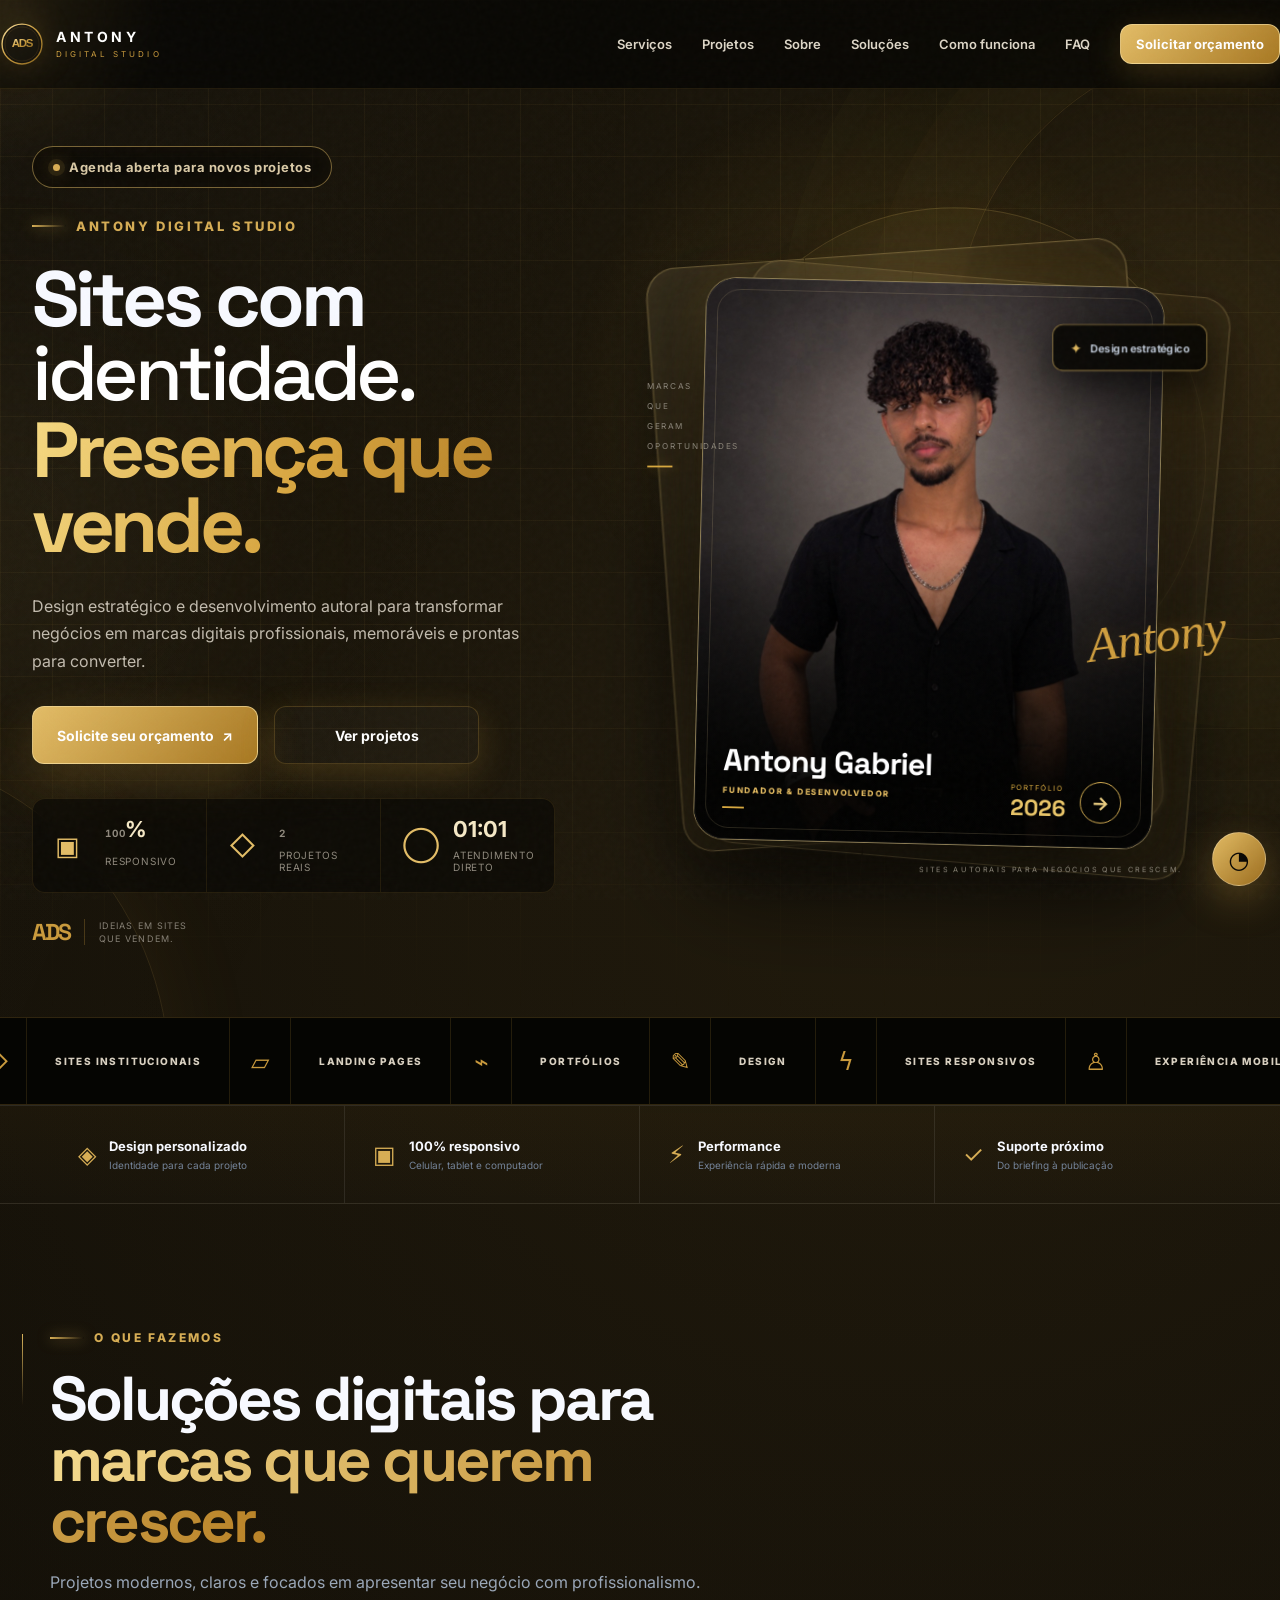
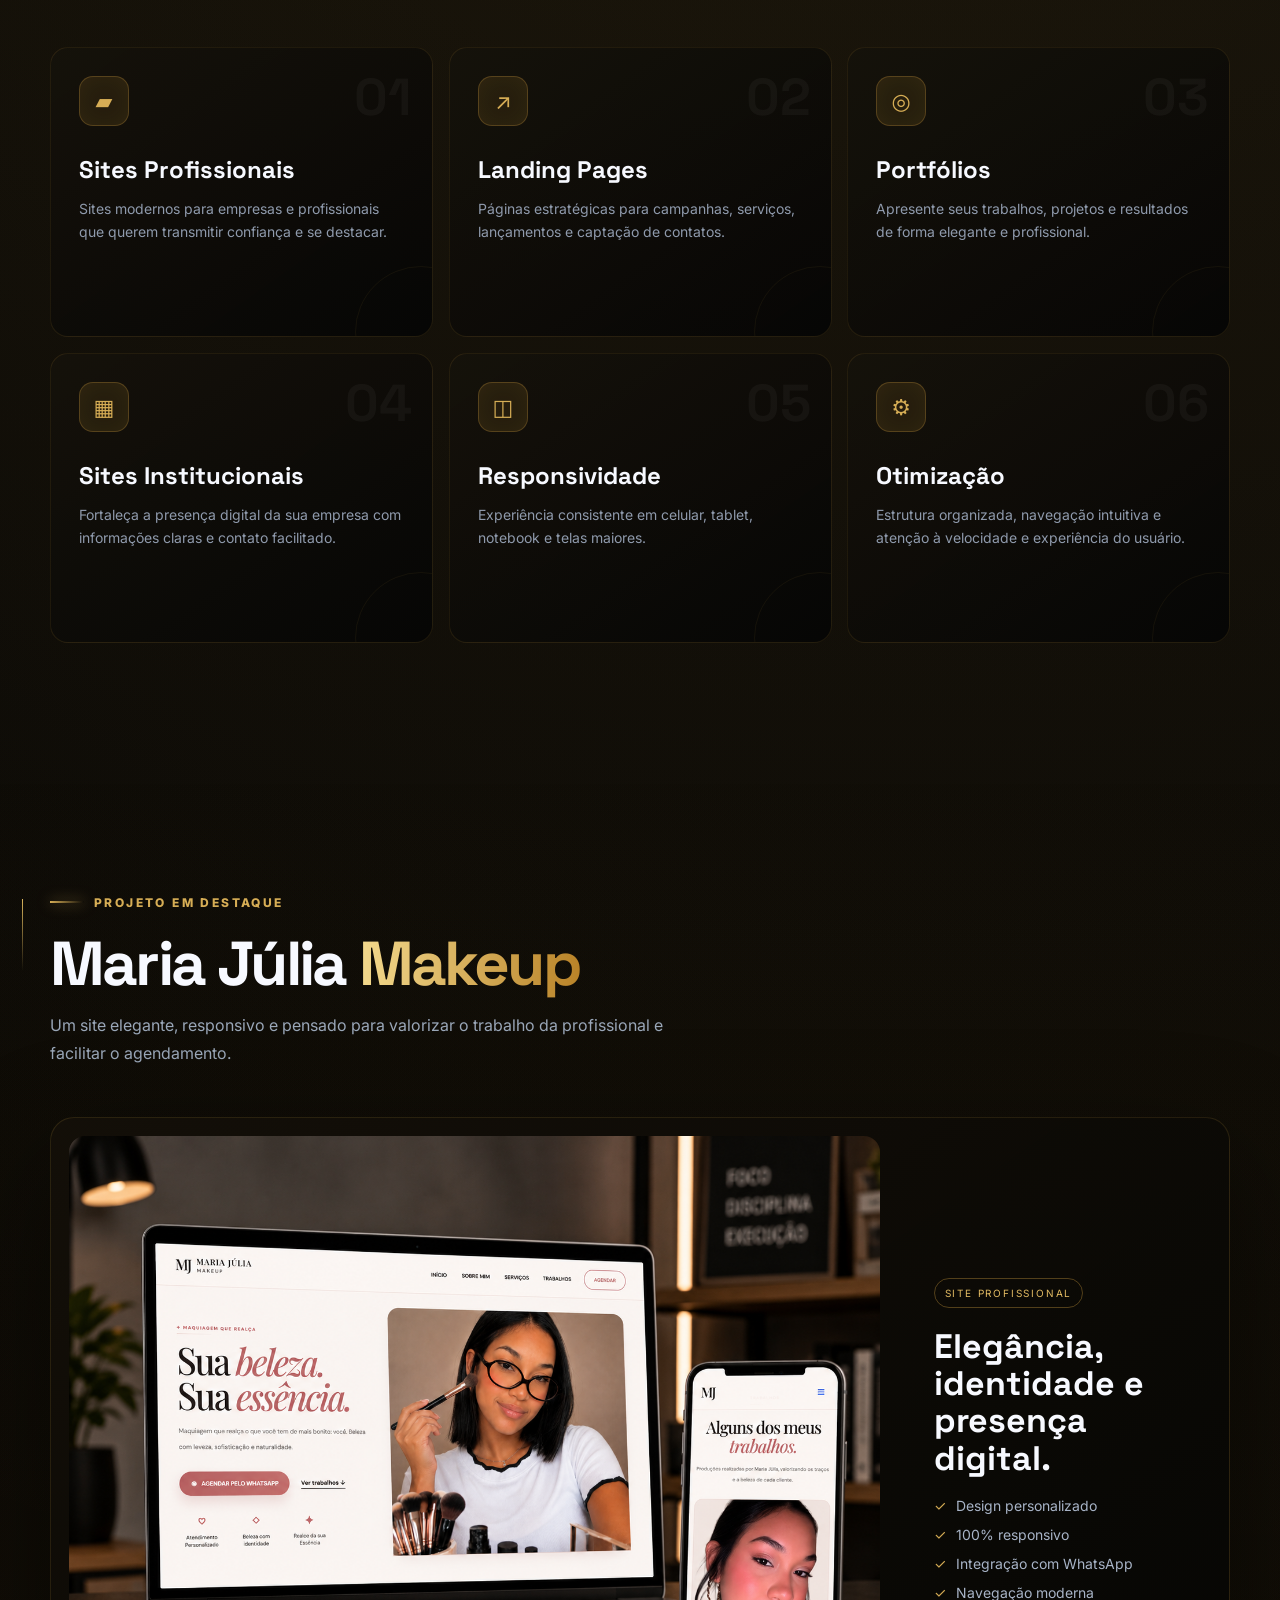
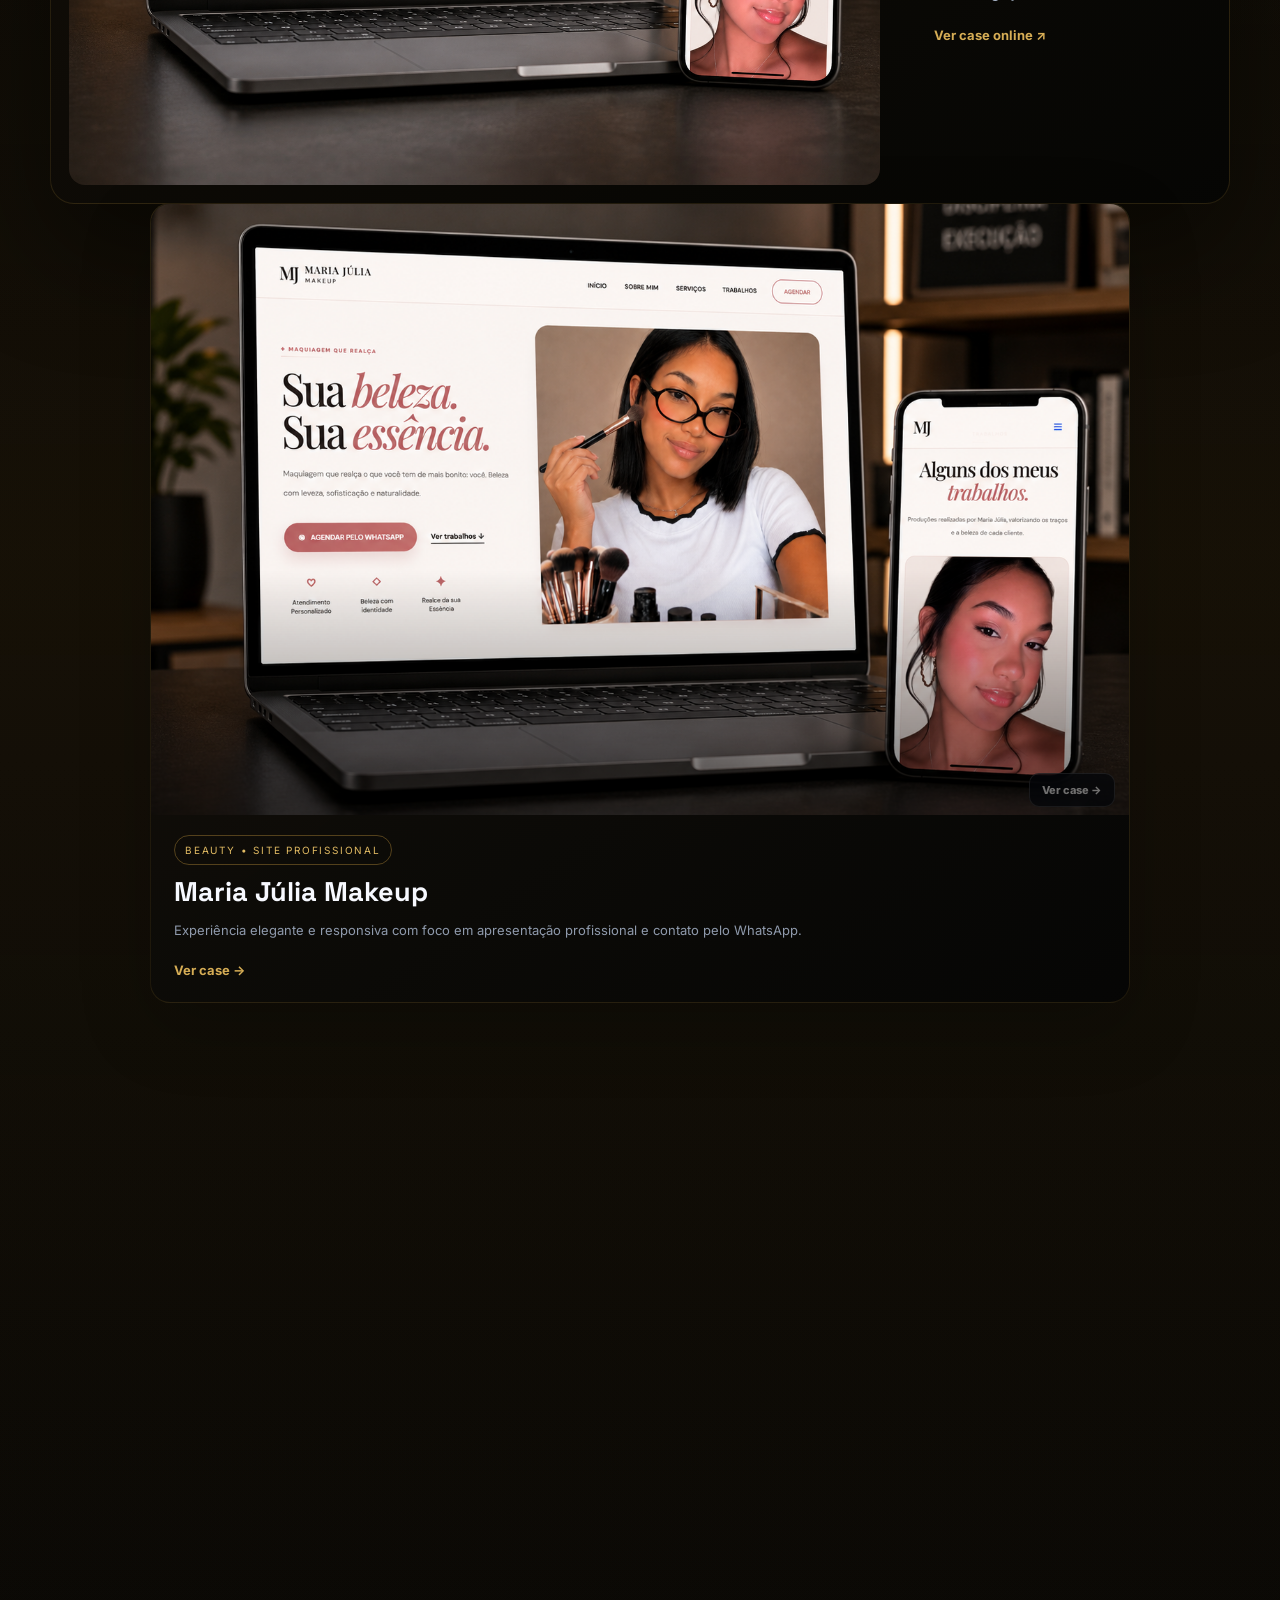
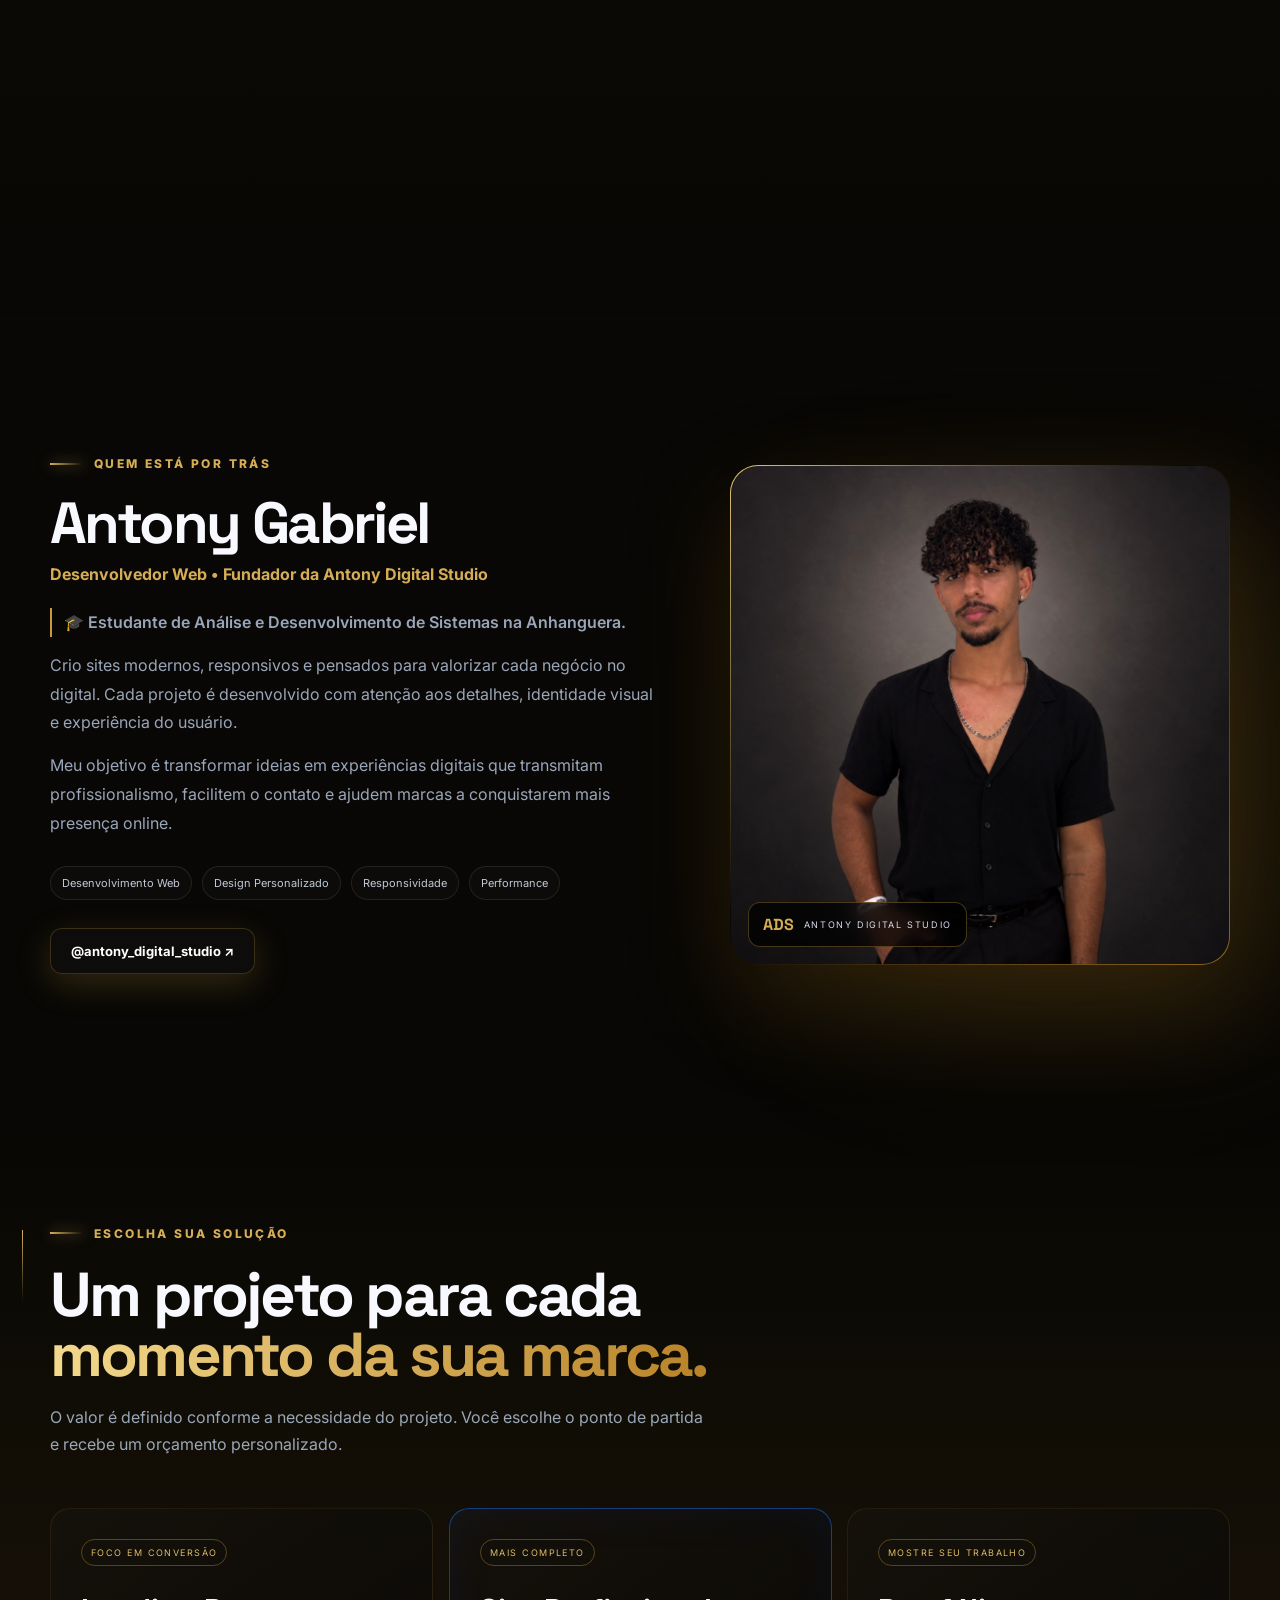
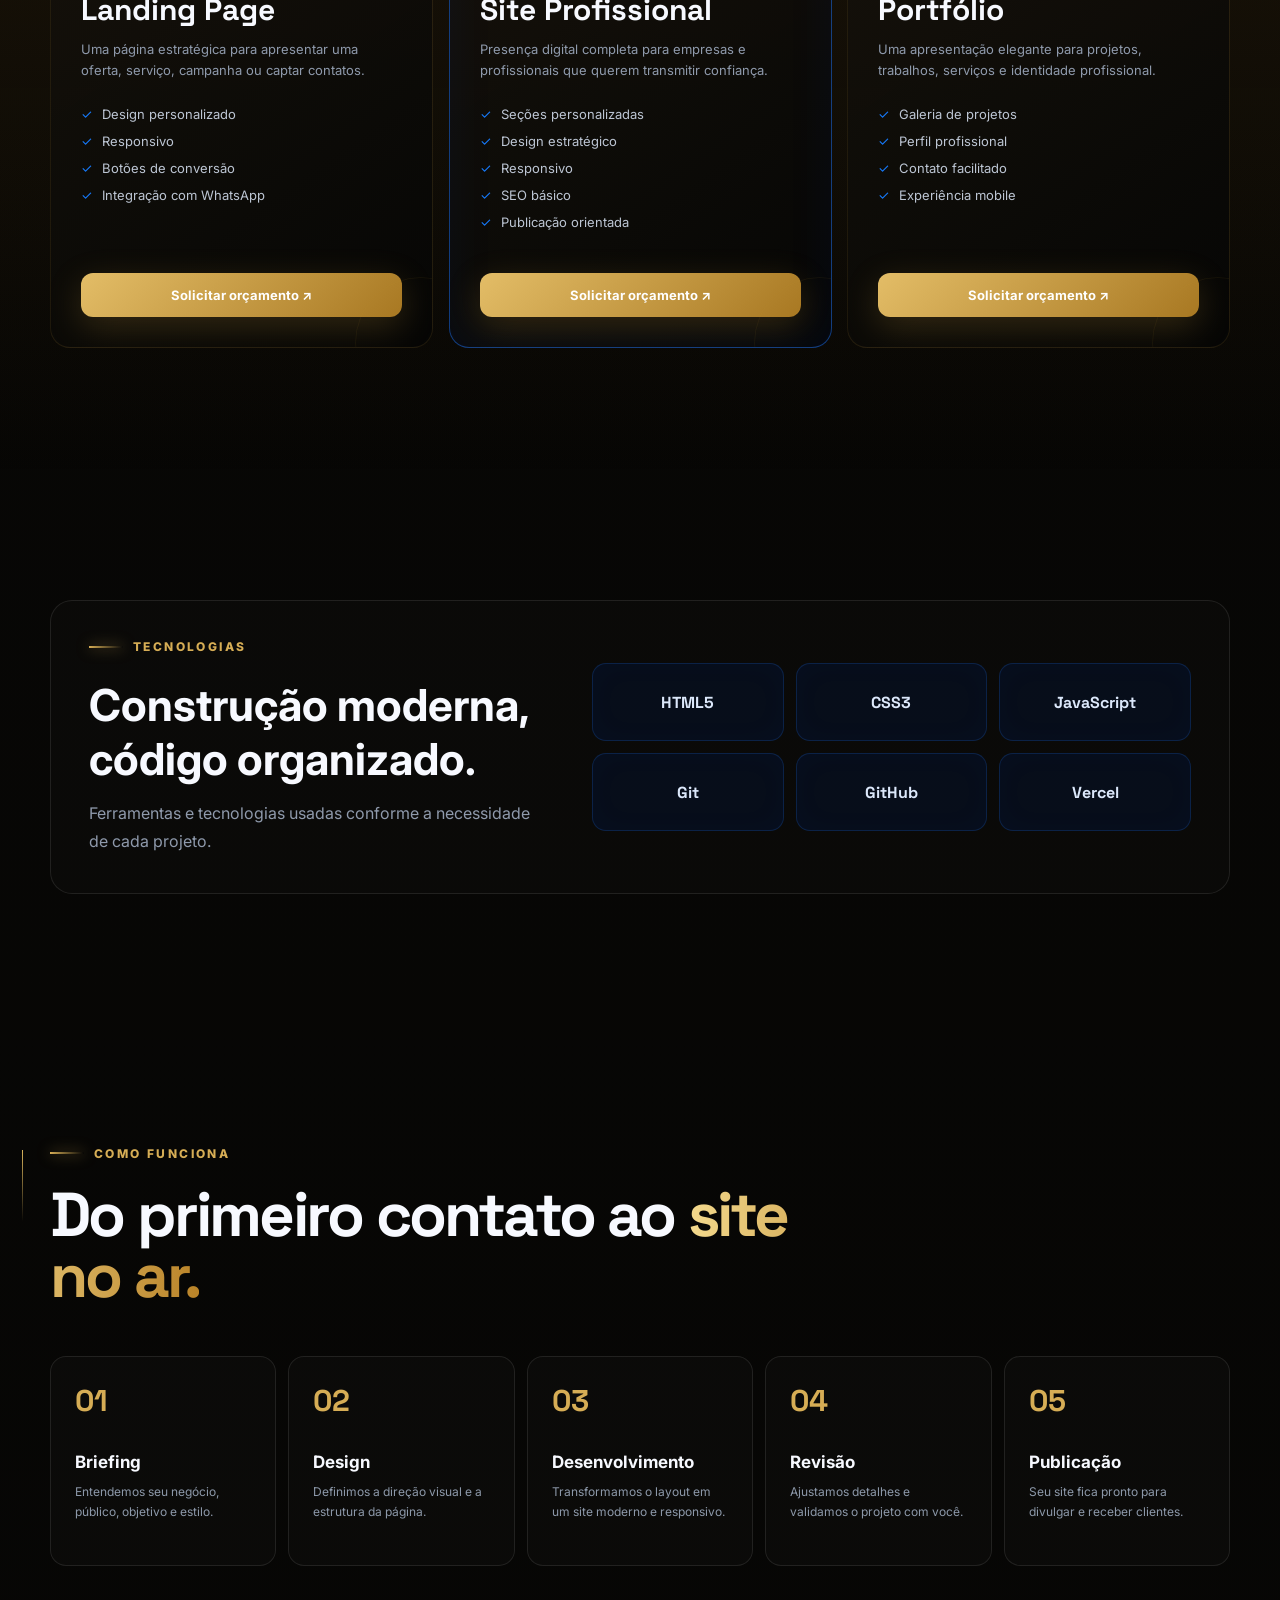
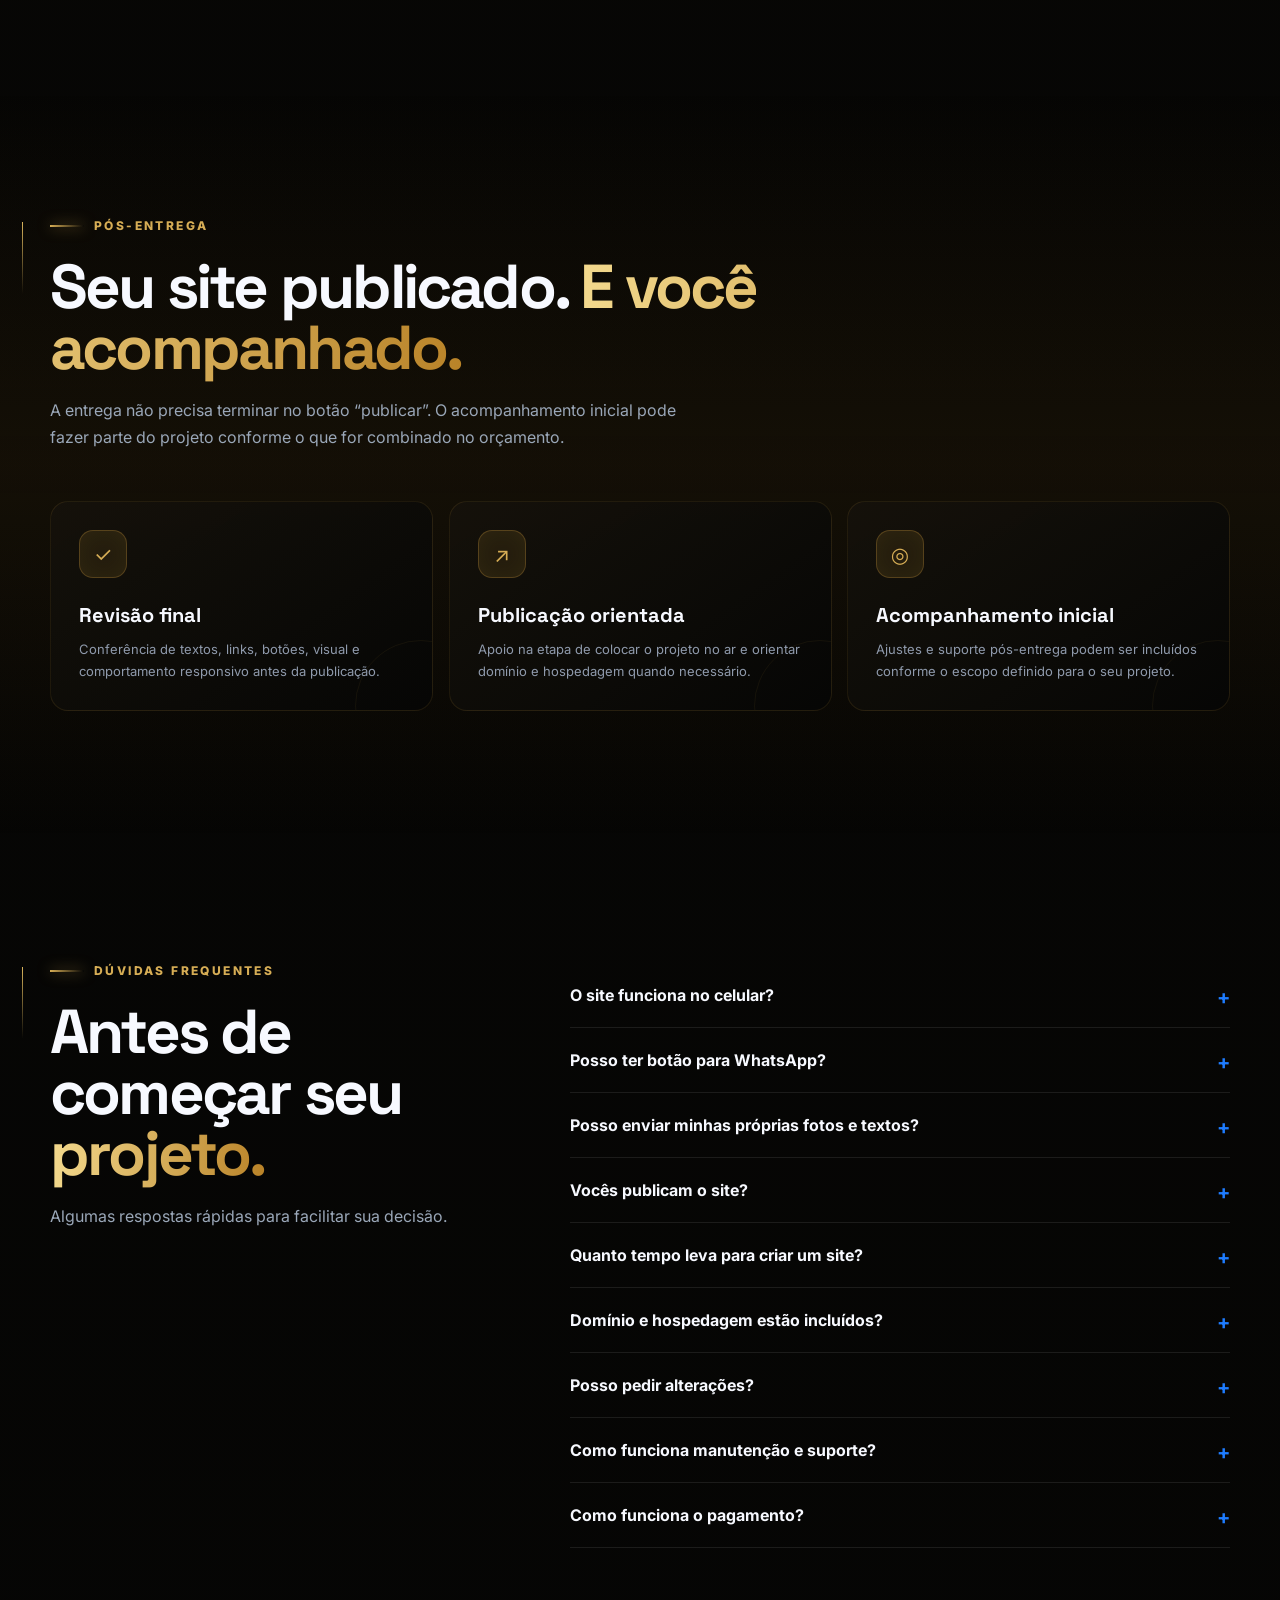
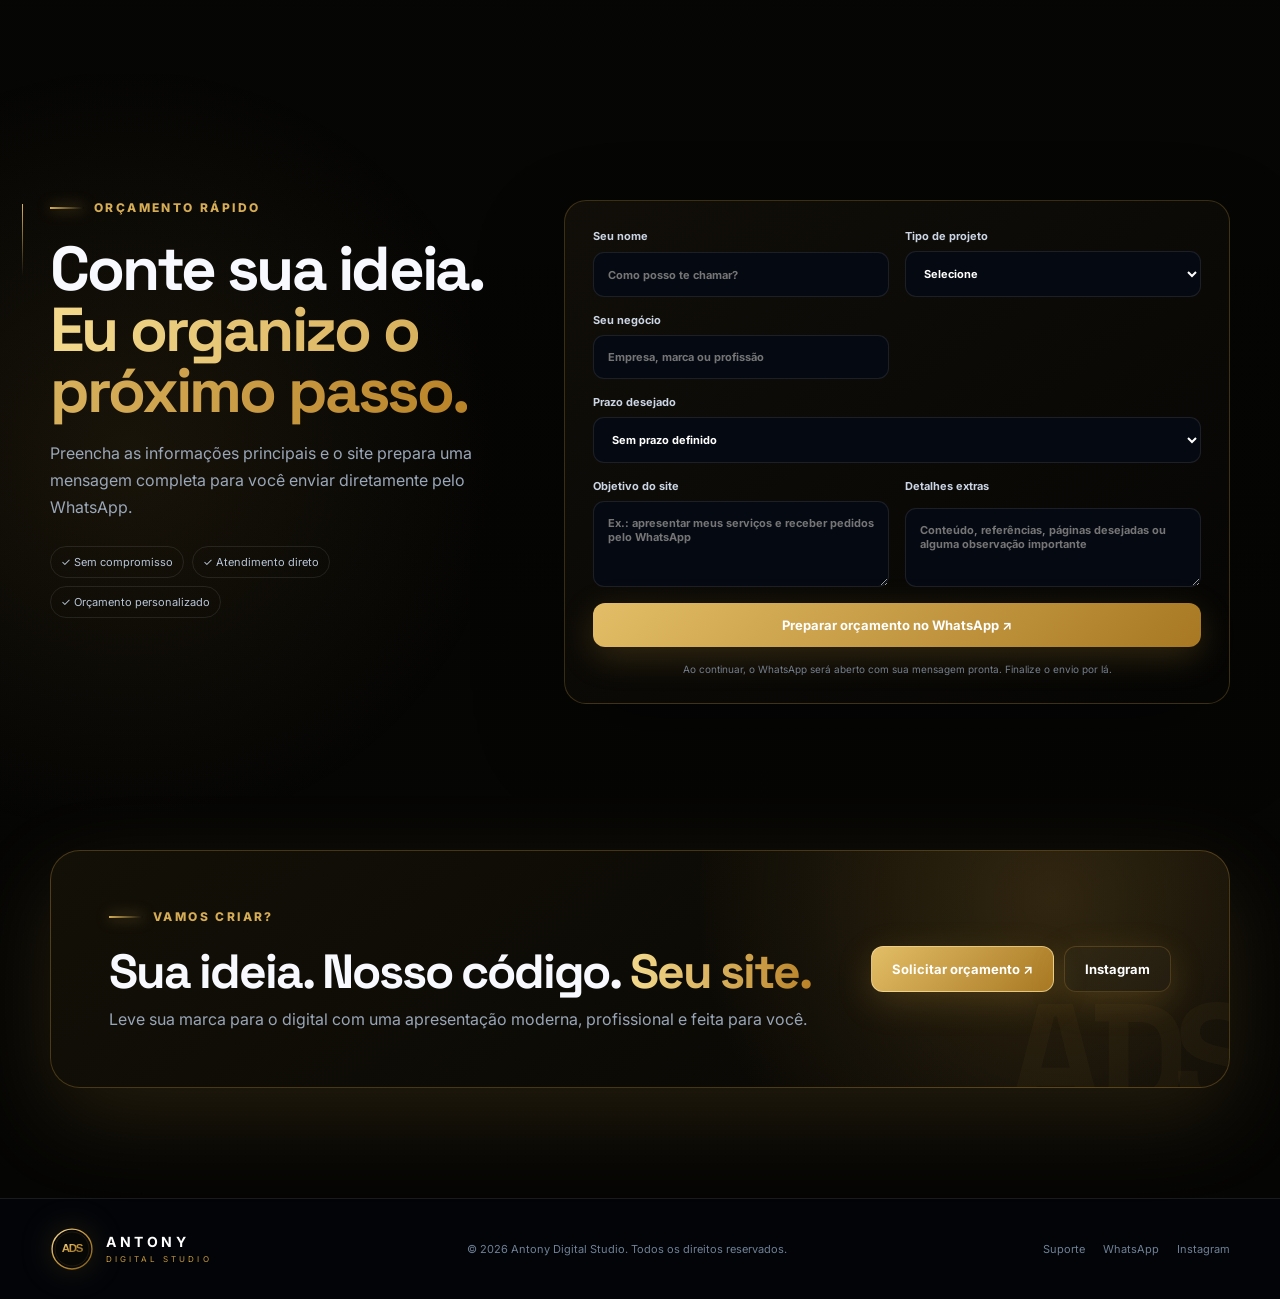
<file: index.html>
<!DOCTYPE html>
<html lang="pt-BR">
<head>
  <meta charset="UTF-8" />
  <meta name="viewport" content="width=device-width, initial-scale=1.0, viewport-fit=cover" />
  <meta name="description" content="Antony Digital Studio — sites autorais, landing pages e portfólios profissionais criados para valorizar marcas e gerar resultados." />
  <meta name="theme-color" content="#05070c" />
  <meta property="og:title" content="Antony Digital Studio | Criação de Sites" />
  <meta property="og:description" content="Sites que transformam presença em resultado. Design estratégico, desenvolvimento moderno e experiências digitais responsivas." />
  <meta property="og:type" content="website" />
  <meta property="og:image" content="assets/social-share.png" />
  <meta name="twitter:card" content="summary_large_image" />
  <link rel="icon" type="image/svg+xml" href="assets/logo-ads.svg" />
  <link rel="apple-touch-icon" href="assets/logo-ads.svg" />
  <meta property="og:locale" content="pt_BR" />
  <meta property="og:site_name" content="Antony Digital Studio" />
  <meta name="twitter:title" content="Antony Digital Studio | Criação de Sites" />
  <meta name="twitter:description" content="Sites profissionais, landing pages e portfólios modernos e responsivos." />
  <title>Antony Digital Studio | Criação de Sites</title>
  <link rel="preconnect" href="https://fonts.googleapis.com">
  <link rel="preconnect" href="https://fonts.gstatic.com" crossorigin>
  <link href="https://fonts.googleapis.com/css2?family=Inter:wght@400;500;600;700;800&family=Space+Grotesk:wght@500;600;700&display=swap" rel="stylesheet">
  <link rel="stylesheet" href="style.css" />

  <script type="application/ld+json">
  {
    "@context":"https://schema.org",
    "@type":"ProfessionalService",
    "name":"Antony Digital Studio",
    "description":"Criação de sites profissionais, landing pages, portfólios e sites institucionais modernos e responsivos.",
    "telephone":"+55 82 98820-0266",
    "founder":{"@type":"Person","name":"Antony Gabriel"},
    "sameAs":["https://www.instagram.com/antony_digital_studio/"]
  }
  </script>
</head>
<body>
  <div class="cursor-glow" aria-hidden="true"></div>
  <div class="noise"></div>
  <div class="orb orb-1"></div>
  <div class="orb orb-2"></div>

  <header class="header" id="inicio">
    <div class="container nav-wrap">
      <a class="brand" href="#inicio" aria-label="Antony Digital Studio">
        <img class="brand-logo" src="assets/logo-ads.svg" alt="" />
        <span class="brand-copy"><strong>ANTONY</strong><small>DIGITAL STUDIO</small></span>
      </a>

      <button class="menu-toggle" aria-label="Abrir menu" aria-expanded="false">
        <span></span><span></span><span></span>
      </button>

      <nav class="nav">
        <a href="#servicos">Serviços</a>
        <a href="#projetos">Projetos</a>
        <a href="#sobre">Sobre</a>
        <a href="#planos">Soluções</a>
        <a href="#processo">Como funciona</a>
        <a href="#faq">FAQ</a>
        <a class="btn btn-small" href="https://wa.me/5582988200266?text=Ol%C3%A1%2C%20vim%20pelo%20site%20da%20Antony%20Digital%20Studio%20e%20quero%20solicitar%20um%20or%C3%A7amento." target="_blank" rel="noopener">Solicitar orçamento</a>
      </nav>
    </div>
  </header>

  <main>
    <section class="hero section hero-v15">
      <div class="hero-arc hero-arc-a" aria-hidden="true"></div>
      <div class="hero-arc hero-arc-b" aria-hidden="true"></div>
      <aside class="hero-side-note hero-side-note-left" aria-hidden="true">
        <span>ESTRATÉGIA</span><span>DESIGN</span><span>DESENVOLVIMENTO</span><span>RESULTADOS</span><i></i>
      </aside>
      <aside class="hero-side-note hero-side-note-right" aria-hidden="true">
        <span>DO</span><span>PLANEJAMENTO</span><span>AO</span><span>RESULTADO</span><i></i>
      </aside>
      <div class="container hero-grid">
        <div class="hero-copy reveal">
          <div class="hero-status"><i></i> Agenda aberta para novos projetos</div>
          <div class="eyebrow"><span></span> ANTONY DIGITAL STUDIO</div>
          <h1>Sites com <em>identidade.</em><br><span>Presença que vende.</span></h1>
          <p>Design estratégico e desenvolvimento autoral para transformar negócios em marcas digitais profissionais, memoráveis e prontas para converter.</p>
          <div class="hero-actions">
            <a class="btn" href="https://wa.me/5582988200266?text=Ol%C3%A1%2C%20quero%20solicitar%20um%20or%C3%A7amento%20para%20meu%20site." target="_blank" rel="noopener">Solicite seu orçamento <b>↗</b></a>
            <a class="btn btn-ghost" href="#projetos">Ver projetos</a>
          </div>
          <div class="hero-proof metrics" aria-label="Diferenciais da Antony Digital Studio">
            <div><b class="metric-icon" aria-hidden="true">▣</b><strong><span class="counter" data-count="100">0</span>%</strong><span>Responsivo</span></div>
            <div><b class="metric-icon" aria-hidden="true">◇</b><strong><span class="counter" data-count="2">0</span></strong><span>Projetos reais</span></div>
            <div><b class="metric-icon" aria-hidden="true">◯</b><strong>01:01</strong><span>Atendimento direto</span></div>
          </div>
          <div class="hero-signature"><b>ADS</b><span>Ideias em sites<br>que vendem.</span></div>
        </div>

        <div class="hero-visual hero-founder reveal delay-1">
          <div class="founder-halo" aria-hidden="true"></div>
          <div class="founder-layer founder-layer-a" aria-hidden="true"></div>
          <div class="founder-layer founder-layer-b" aria-hidden="true"></div>
          <div class="founder-message founder-message-left" aria-hidden="true"><span>MARCAS</span><span>QUE</span><span>GERAM</span><span>OPORTUNIDADES</span><i></i></div>
          <div class="founder-frame">
            <img src="assets/antony-gabriel-destaque.jpeg" alt="Antony Gabriel, fundador da Antony Digital Studio" fetchpriority="high" decoding="async" />
            <div class="founder-shade"></div>
            <div class="founder-caption">
              <strong>Antony Gabriel</strong>
              <span>FUNDADOR &amp; DESENVOLVEDOR</span>
              <i aria-hidden="true"></i>
            </div>
            <div class="founder-portfolio"><small>PORTFÓLIO</small><strong>2026</strong><b aria-hidden="true">→</b></div>
          </div>
          <div class="founder-card founder-card-b">✦<span>Design estratégico</span></div>
          <div class="founder-signature" aria-hidden="true">Antony</div>
          <div class="founder-footer-note">SITES AUTORAIS PARA NEGÓCIOS QUE CRESCEM.</div>
        </div>
      </div>
    </section>

    <section class="expertise-rail" aria-label="Especialidades">
      <div class="expertise-track">
        <b>ADS</b><i>◇</i><span>Sites institucionais</span><i>▱</i><span>Landing pages</span><i>⌁</i><span>Portfólios</span><i>✎</i><span>Design</span><i>ϟ</i><span>Sites responsivos</span><i>♙</i><span>Experiência mobile</span><em>MAIS QUE SITES, RESULTADOS.</em>
      </div>
    </section>

    <section class="trust-strip">
      <div class="container trust-grid">
        <div><span>◈</span><strong>Design personalizado</strong><small>Identidade para cada projeto</small></div>
        <div><span>▣</span><strong>100% responsivo</strong><small>Celular, tablet e computador</small></div>
        <div><span>⚡</span><strong>Performance</strong><small>Experiência rápida e moderna</small></div>
        <div><span>✓</span><strong>Suporte próximo</strong><small>Do briefing à publicação</small></div>
      </div>
    </section>

    <section class="section" id="servicos">
      <div class="container">
        <div class="section-heading reveal">
          <div class="eyebrow"><span></span> O QUE FAZEMOS</div>
          <h2>Soluções digitais para <span>marcas que querem crescer.</span></h2>
          <p>Projetos modernos, claros e focados em apresentar seu negócio com profissionalismo.</p>
        </div>
        <div class="services-grid">
          <article class="service-card reveal"><i>01</i><div class="icon">▰</div><h3>Sites Profissionais</h3><p>Sites modernos para empresas e profissionais que querem transmitir confiança e se destacar.</p></article>
          <article class="service-card reveal delay-1"><i>02</i><div class="icon">↗</div><h3>Landing Pages</h3><p>Páginas estratégicas para campanhas, serviços, lançamentos e captação de contatos.</p></article>
          <article class="service-card reveal delay-2"><i>03</i><div class="icon">◎</div><h3>Portfólios</h3><p>Apresente seus trabalhos, projetos e resultados de forma elegante e profissional.</p></article>
          <article class="service-card reveal"><i>04</i><div class="icon">▦</div><h3>Sites Institucionais</h3><p>Fortaleça a presença digital da sua empresa com informações claras e contato facilitado.</p></article>
          <article class="service-card reveal delay-1"><i>05</i><div class="icon">◫</div><h3>Responsividade</h3><p>Experiência consistente em celular, tablet, notebook e telas maiores.</p></article>
          <article class="service-card reveal delay-2"><i>06</i><div class="icon">⚙</div><h3>Otimização</h3><p>Estrutura organizada, navegação intuitiva e atenção à velocidade e experiência do usuário.</p></article>
        </div>
      </div>
    </section>

    <section class="section project-section" id="projetos">
      <div class="container">
        <div class="section-heading reveal">
          <div class="eyebrow"><span></span> PROJETO EM DESTAQUE</div>
          <h2>Maria Júlia <span>Makeup</span></h2>
          <p>Um site elegante, responsivo e pensado para valorizar o trabalho da profissional e facilitar o agendamento.</p>
        </div>
        <div class="project-showcase reveal">
          <img src="assets/maria-julia-mockup.png" alt="Projeto Maria Júlia Makeup exibido em notebook e smartphone" />
          <div class="project-info">
            <span class="tag">SITE PROFISSIONAL</span>
            <h3>Elegância, identidade e presença digital.</h3>
            <ul>
              <li>Design personalizado</li>
              <li>100% responsivo</li>
              <li>Integração com WhatsApp</li>
              <li>Navegação moderna</li>
            </ul>
            <a class="text-link" href="case-maria-julia.html" target="_blank" rel="noopener">Ver case online ↗</a>
          </div>
        </div>

        <div class="portfolio-grid portfolio-grid-two">
          <article class="portfolio-card reveal">
            <a class="portfolio-media" href="case-maria-julia.html" target="_blank" rel="noopener">
              <img src="assets/maria-julia-mockup.png" alt="Mockup responsivo do projeto Maria Júlia Makeup" loading="lazy" />
              <span class="portfolio-overlay">Ver case →</span>
            </a>
            <div class="portfolio-body"><span class="tag">BEAUTY • SITE PROFISSIONAL</span><h3>Maria Júlia Makeup</h3><p>Experiência elegante e responsiva com foco em apresentação profissional e contato pelo WhatsApp.</p><a class="text-link" href="case-maria-julia.html" target="_blank" rel="noopener">Ver case →</a></div>
          </article>
          <article class="portfolio-card reveal delay-1">
            <a class="portfolio-media" href="case-skylish.html" target="_blank" rel="noopener">
              <img src="assets/skylish-fluency-mockup.png" alt="Mockup responsivo do projeto Skylish Fluency em notebook e smartphone" loading="lazy" />
              <span class="portfolio-overlay">Ver case →</span>
            </a>
            <div class="portfolio-body"><span class="tag">EDUCAÇÃO • PLATAFORMA RESPONSIVA</span><h3>Skylish Fluency</h3><p>Plataforma educacional moderna para ensino de idiomas, com experiência responsiva, navegação clara e apresentação profissional dos cursos.</p><a class="text-link" href="case-skylish.html" target="_blank" rel="noopener">Ver case →</a></div>
          </article>
        </div>
      </div>
    </section>

    <section class="section about-section" id="sobre">
      <div class="container about-grid">
        <div class="about-copy reveal">
          <div class="eyebrow"><span></span> QUEM ESTÁ POR TRÁS</div>
          <h2>Antony Gabriel</h2>
          <h3>Desenvolvedor Web • Fundador da Antony Digital Studio</h3>
          <p class="education">🎓 Estudante de Análise e Desenvolvimento de Sistemas na Anhanguera.</p>
          <p>Crio sites modernos, responsivos e pensados para valorizar cada negócio no digital. Cada projeto é desenvolvido com atenção aos detalhes, identidade visual e experiência do usuário.</p>
          <p>Meu objetivo é transformar ideias em experiências digitais que transmitam profissionalismo, facilitem o contato e ajudem marcas a conquistarem mais presença online.</p>
          <div class="skills">
            <span>Desenvolvimento Web</span><span>Design Personalizado</span><span>Responsividade</span><span>Performance</span>
          </div>
          <a class="btn btn-ghost" href="https://www.instagram.com/antony_digital_studio/" target="_blank" rel="noopener">@antony_digital_studio ↗</a>
        </div>
        <div class="about-photo reveal delay-1">
          <div class="photo-glow"></div>
          <img src="assets/antony-gabriel-destaque.jpeg" alt="Antony Gabriel, desenvolvedor web e fundador da Antony Digital Studio" loading="lazy" decoding="async" />
          <div class="photo-badge"><span>ADS</span><small>ANTONY DIGITAL STUDIO</small></div>
        </div>
      </div>
    </section>


    <section class="section plans-section" id="planos">
      <div class="container">
        <div class="section-heading reveal">
          <div class="eyebrow"><span></span> ESCOLHA SUA SOLUÇÃO</div>
          <h2>Um projeto para cada <span>momento da sua marca.</span></h2>
          <p>O valor é definido conforme a necessidade do projeto. Você escolhe o ponto de partida e recebe um orçamento personalizado.</p>
        </div>
        <div class="plans-grid">
          <article class="plan-card reveal"><span class="plan-label">FOCO EM CONVERSÃO</span><h3>Landing Page</h3><p>Uma página estratégica para apresentar uma oferta, serviço, campanha ou captar contatos.</p><ul><li>Design personalizado</li><li>Responsivo</li><li>Botões de conversão</li><li>Integração com WhatsApp</li></ul><button class="btn quote-plan" data-plan="Landing Page">Solicitar orçamento ↗</button></article>
          <article class="plan-card featured reveal delay-1"><span class="plan-label">MAIS COMPLETO</span><h3>Site Profissional</h3><p>Presença digital completa para empresas e profissionais que querem transmitir confiança.</p><ul><li>Seções personalizadas</li><li>Design estratégico</li><li>Responsivo</li><li>SEO básico</li><li>Publicação orientada</li></ul><button class="btn quote-plan" data-plan="Site Profissional">Solicitar orçamento ↗</button></article>
          <article class="plan-card reveal delay-2"><span class="plan-label">MOSTRE SEU TRABALHO</span><h3>Portfólio</h3><p>Uma apresentação elegante para projetos, trabalhos, serviços e identidade profissional.</p><ul><li>Galeria de projetos</li><li>Perfil profissional</li><li>Contato facilitado</li><li>Experiência mobile</li></ul><button class="btn quote-plan" data-plan="Portfólio">Solicitar orçamento ↗</button></article>
        </div>
      </div>
    </section>

    <section class="section tech-section">
      <div class="container tech-wrap reveal">
        <div><div class="eyebrow"><span></span> TECNOLOGIAS</div><h2>Construção moderna, <span>código organizado.</span></h2><p>Ferramentas e tecnologias usadas conforme a necessidade de cada projeto.</p></div>
        <div class="tech-list"><span>HTML5</span><span>CSS3</span><span>JavaScript</span><span>Git</span><span>GitHub</span><span>Vercel</span></div>
      </div>
    </section>

    <section class="section" id="processo">
      <div class="container">
        <div class="section-heading reveal">
          <div class="eyebrow"><span></span> COMO FUNCIONA</div>
          <h2>Do primeiro contato ao <span>site no ar.</span></h2>
        </div>
        <div class="process-grid">
          <div class="step reveal"><strong>01</strong><h3>Briefing</h3><p>Entendemos seu negócio, público, objetivo e estilo.</p></div>
          <div class="step reveal delay-1"><strong>02</strong><h3>Design</h3><p>Definimos a direção visual e a estrutura da página.</p></div>
          <div class="step reveal delay-2"><strong>03</strong><h3>Desenvolvimento</h3><p>Transformamos o layout em um site moderno e responsivo.</p></div>
          <div class="step reveal"><strong>04</strong><h3>Revisão</h3><p>Ajustamos detalhes e validamos o projeto com você.</p></div>
          <div class="step reveal delay-1"><strong>05</strong><h3>Publicação</h3><p>Seu site fica pronto para divulgar e receber clientes.</p></div>
        </div>
      </div>
    </section>


    <section class="section support-section" id="suporte">
      <div class="container">
        <div class="section-heading reveal">
          <div class="eyebrow"><span></span> PÓS-ENTREGA</div>
          <h2>Seu site publicado. <span>E você acompanhado.</span></h2>
          <p>A entrega não precisa terminar no botão “publicar”. O acompanhamento inicial pode fazer parte do projeto conforme o que for combinado no orçamento.</p>
        </div>
        <div class="support-grid">
          <article class="support-card reveal"><div class="support-icon">✓</div><h3>Revisão final</h3><p>Conferência de textos, links, botões, visual e comportamento responsivo antes da publicação.</p></article>
          <article class="support-card reveal delay-1"><div class="support-icon">↗</div><h3>Publicação orientada</h3><p>Apoio na etapa de colocar o projeto no ar e orientar domínio e hospedagem quando necessário.</p></article>
          <article class="support-card reveal delay-2"><div class="support-icon">◎</div><h3>Acompanhamento inicial</h3><p>Ajustes e suporte pós-entrega podem ser incluídos conforme o escopo definido para o seu projeto.</p></article>
        </div>
      </div>
    </section>

    <section class="section faq-section" id="faq">
      <div class="container faq-grid">
        <div class="section-heading reveal">
          <div class="eyebrow"><span></span> DÚVIDAS FREQUENTES</div>
          <h2>Antes de começar seu <span>projeto.</span></h2>
          <p>Algumas respostas rápidas para facilitar sua decisão.</p>
        </div>
        <div class="faq-list reveal delay-1">
          <details><summary>O site funciona no celular?</summary><p>Sim. Os projetos são desenvolvidos para se adaptar a celulares, tablets e computadores.</p></details>
          <details><summary>Posso ter botão para WhatsApp?</summary><p>Sim. Podemos integrar chamadas diretas para WhatsApp e outros canais de contato.</p></details>
          <details><summary>Posso enviar minhas próprias fotos e textos?</summary><p>Sim. O conteúdo pode ser personalizado com sua identidade, fotos, serviços, informações e chamadas.</p></details>
          <details><summary>Vocês publicam o site?</summary><p>Sim. A publicação pode fazer parte da entrega, conforme o projeto combinado.</p></details>
          <details><summary>Quanto tempo leva para criar um site?</summary><p>O prazo depende do tamanho, conteúdo e complexidade. Depois do briefing, você recebe uma previsão de entrega adequada ao seu projeto.</p></details>
          <details><summary>Domínio e hospedagem estão incluídos?</summary><p>Isso é definido no orçamento. Posso orientar a configuração de domínio, hospedagem e publicação para deixar tudo pronto para uso.</p></details>
          <details><summary>Posso pedir alterações?</summary><p>Sim. A etapa de revisão existe justamente para validar textos, imagens, estrutura e detalhes antes da publicação.</p></details>
          <details><summary>Como funciona manutenção e suporte?</summary><p>O acompanhamento pós-entrega pode ser incluído no orçamento. O período, quantidade de ajustes e tipo de suporte são definidos de forma clara antes do início do projeto.</p></details>
          <details><summary>Como funciona o pagamento?</summary><p>As condições de pagamento são apresentadas junto com o orçamento e variam conforme o escopo do projeto. Assim, você sabe exatamente o que está incluído antes de começar.</p></details>
        </div>
      </div>
    </section>


    <section class="section budget-section" id="orcamento">
      <div class="container budget-grid">
        <div class="section-heading reveal">
          <div class="eyebrow"><span></span> ORÇAMENTO RÁPIDO</div>
          <h2>Conte sua ideia. <span>Eu organizo o próximo passo.</span></h2>
          <p>Preencha as informações principais e o site prepara uma mensagem completa para você enviar diretamente pelo WhatsApp.</p>
          <div class="budget-points"><span>✓ Sem compromisso</span><span>✓ Atendimento direto</span><span>✓ Orçamento personalizado</span></div>
        </div>
        <form class="budget-form reveal delay-1" id="budgetForm">
          <label>Seu nome<input id="clientName" type="text" placeholder="Como posso te chamar?" autocomplete="name" required></label>
          <label>Tipo de projeto<select id="projectType" required><option value="">Selecione</option><option>Landing Page</option><option>Site Profissional</option><option>Portfólio</option><option>Site Institucional</option><option>Outro</option></select></label>
          <label>Seu negócio<input id="businessName" type="text" placeholder="Empresa, marca ou profissão"></label>
          <label>Prazo desejado<select id="projectDeadline"><option value="">Sem prazo definido</option><option>O quanto antes</option><option>Até 15 dias</option><option>Até 30 dias</option><option>Mais de 30 dias</option></select></label>
          <label class="full-field">Objetivo do site<textarea id="projectGoal" rows="4" placeholder="Ex.: apresentar meus serviços e receber pedidos pelo WhatsApp" required></textarea></label>
          <label class="full-field">Detalhes extras<textarea id="projectDetails" rows="3" placeholder="Conteúdo, referências, páginas desejadas ou alguma observação importante"></textarea></label>
          <button class="btn" type="submit">Preparar orçamento no WhatsApp ↗</button>
          <small>Ao continuar, o WhatsApp será aberto com sua mensagem pronta. Finalize o envio por lá.</small>
        </form>
      </div>
    </section>

    <section class="cta-section">
      <div class="container cta-card reveal">
        <div>
          <div class="eyebrow"><span></span> VAMOS CRIAR?</div>
          <h2>Sua ideia. Nosso código. <span>Seu site.</span></h2>
          <p>Leve sua marca para o digital com uma apresentação moderna, profissional e feita para você.</p>
        </div>
        <div class="cta-actions">
          <a class="btn" href="https://wa.me/5582988200266?text=Ol%C3%A1%2C%20vim%20pelo%20site%20da%20Antony%20Digital%20Studio%20e%20quero%20solicitar%20um%20or%C3%A7amento." target="_blank" rel="noopener">Solicitar orçamento ↗</a>
          <a class="btn btn-ghost" href="https://www.instagram.com/antony_digital_studio/" target="_blank" rel="noopener">Instagram</a>
        </div>
      </div>
    </section>
  </main>

  <footer>
    <div class="container footer-wrap">
      <div class="brand"><img class="brand-logo" src="assets/logo-ads.svg" alt="" /><span class="brand-copy"><strong>ANTONY</strong><small>DIGITAL STUDIO</small></span></div>
      <p>© <span id="year"></span> Antony Digital Studio. Todos os direitos reservados.</p>
      <div class="footer-links"><a href="#suporte">Suporte</a><a href="https://wa.me/5582988200266" target="_blank" rel="noopener">WhatsApp</a><a href="https://www.instagram.com/antony_digital_studio/" target="_blank" rel="noopener">Instagram</a></div>
    </div>
  </footer>

  <a class="whatsapp-float" href="https://wa.me/5582988200266?text=Ol%C3%A1%2C%20quero%20saber%20mais%20sobre%20a%20cria%C3%A7%C3%A3o%20de%20sites." target="_blank" rel="noopener" aria-label="Falar no WhatsApp">◔</a>

  <script src="script.js"></script>
</body>
</html>
</file>
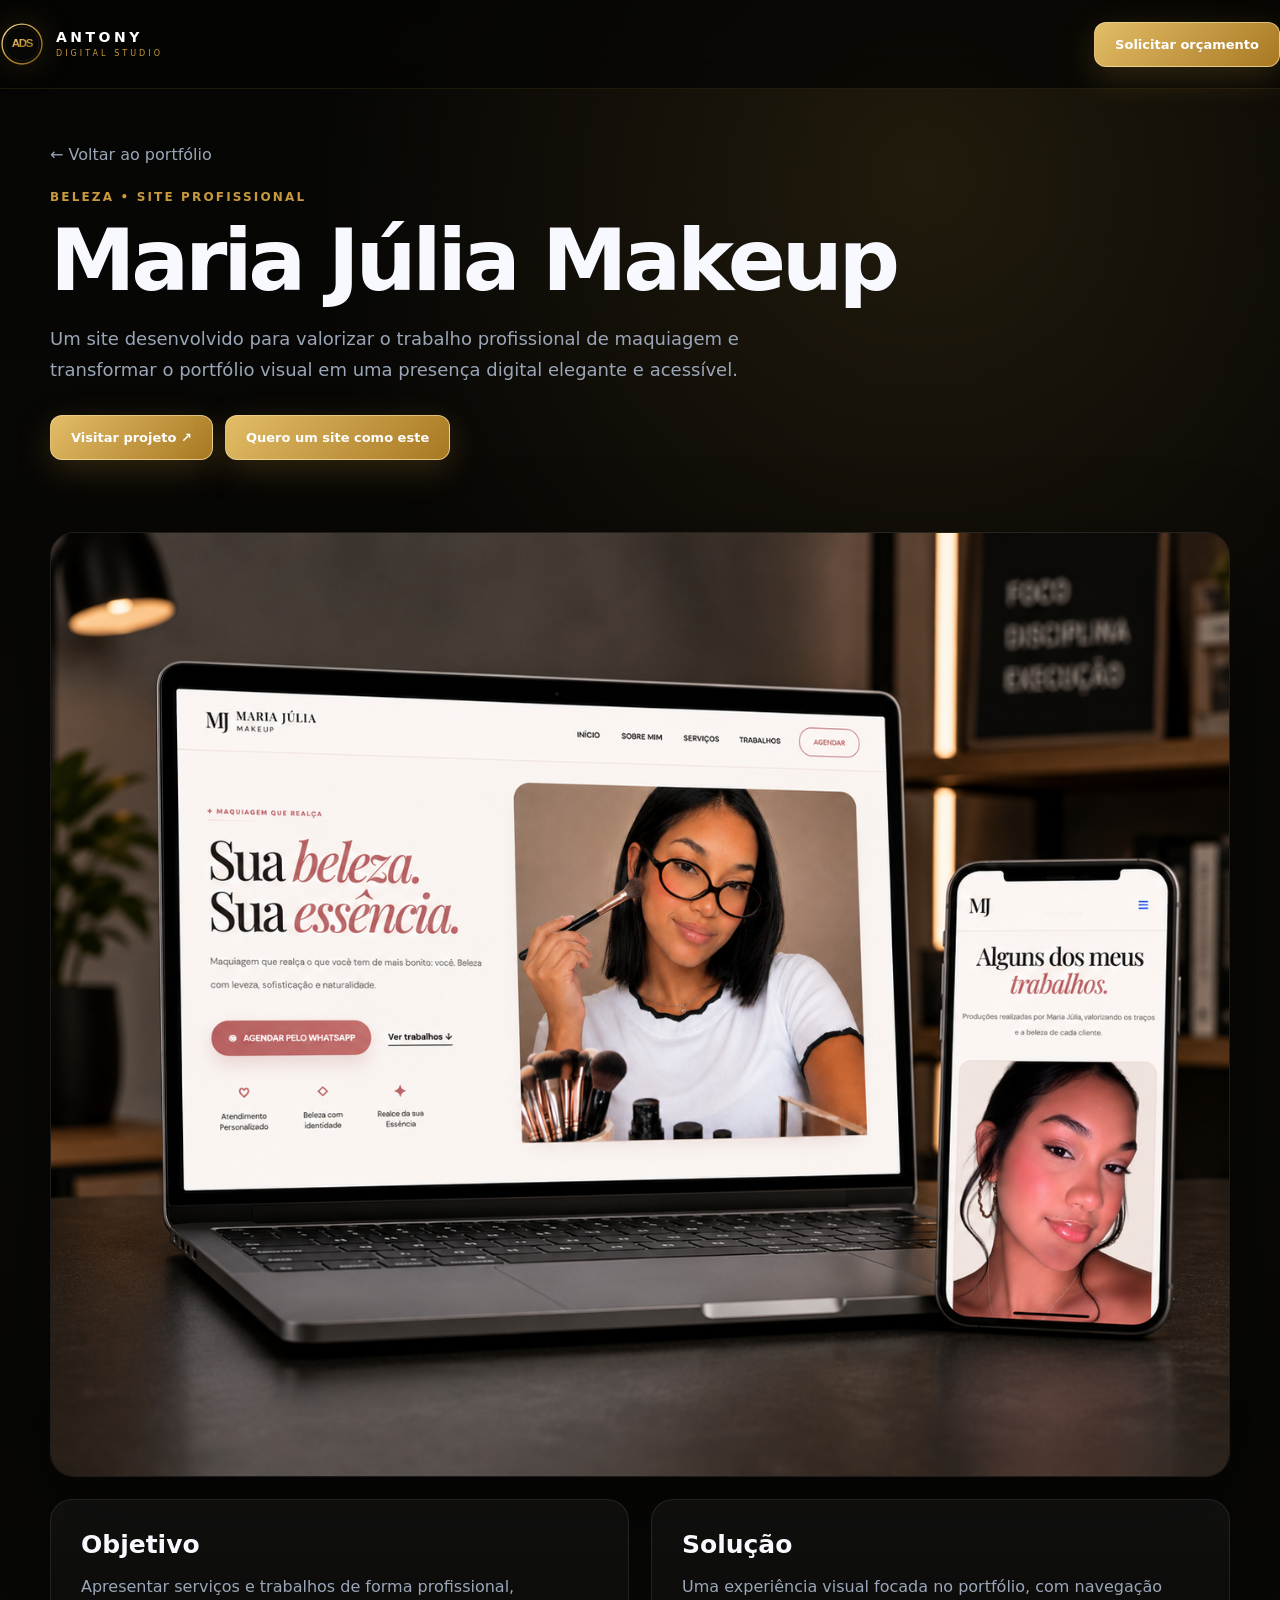
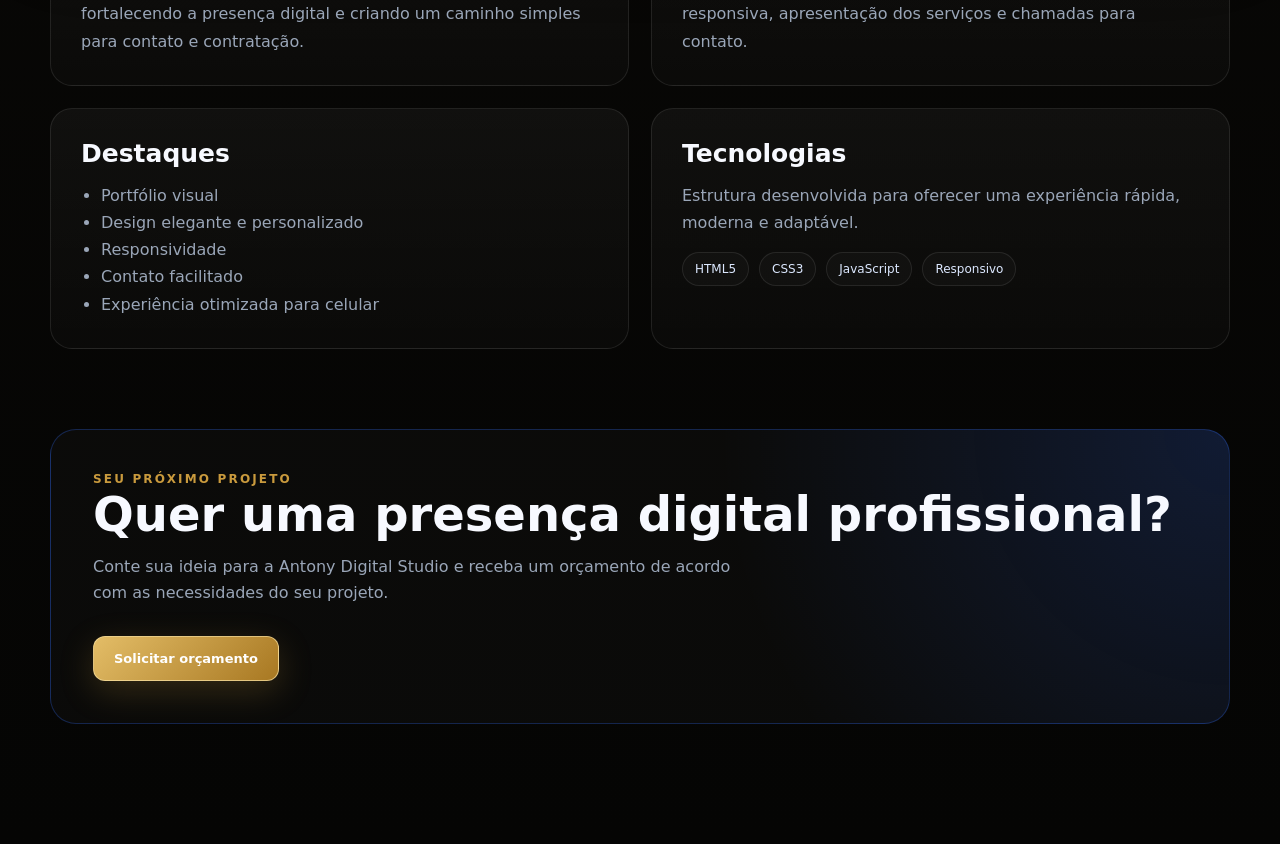
<file: case-maria-julia.html>
<!doctype html>
<html lang="pt-BR">
<head>
<meta charset="utf-8">
<meta name="viewport" content="width=device-width, initial-scale=1, viewport-fit=cover">
<title>Maria Júlia Makeup — Case | Antony Digital Studio</title>
<meta name="description" content="Case Maria Júlia Makeup: projeto desenvolvido pela Antony Digital Studio.">
<meta name="theme-color" content="#05070c">
<link rel="icon" href="assets/logo-ads.svg">
<link rel="stylesheet" href="style.css">
</head>
<body>
<header class="header">
 <div class="container nav-wrap">
  <a class="brand" href="index.html" aria-label="Antony Digital Studio">
   <img class="brand-logo" src="assets/logo-ads.svg" alt="">
   <span class="brand-copy"><strong>ANTONY</strong><small>DIGITAL STUDIO</small></span>
  </a>
  <a class="btn btn-primary" href="index.html#orcamento">Solicitar orçamento</a>
 </div>
</header>
<main>
 <section class="case-hero">
  <div class="container">
   <a class="case-back" href="index.html#projetos">← Voltar ao portfólio</a>
   <div class="case-kicker">Beleza • Site profissional</div>
   <h1>Maria Júlia Makeup</h1>
   <p class="case-lead">Um site desenvolvido para valorizar o trabalho profissional de maquiagem e transformar o portfólio visual em uma presença digital elegante e acessível.</p>
   <div class="case-actions">
    <a class="btn btn-primary" href="https://maria-julia-makeup.vercel.app/" target="_blank" rel="noopener">Visitar projeto ↗</a>
    <a class="btn btn-secondary" href="index.html#orcamento">Quero um site como este</a>
   </div>
  </div>
 </section>
 <section class="case-showcase">
  <div class="container">
   <img src="assets/maria-julia-mockup.png" alt="Apresentação do projeto Maria Júlia Makeup">
   <div class="case-grid">
    <article class="case-panel"><h2>Objetivo</h2><p>Apresentar serviços e trabalhos de forma profissional, fortalecendo a presença digital e criando um caminho simples para contato e contratação.</p></article>
    <article class="case-panel"><h2>Solução</h2><p>Uma experiência visual focada no portfólio, com navegação responsiva, apresentação dos serviços e chamadas para contato.</p></article>
    <article class="case-panel"><h2>Destaques</h2><ul><li>Portfólio visual</li>
<li>Design elegante e personalizado</li>
<li>Responsividade</li>
<li>Contato facilitado</li>
<li>Experiência otimizada para celular</li></ul></article>
    <article class="case-panel"><h2>Tecnologias</h2><p>Estrutura desenvolvida para oferecer uma experiência rápida, moderna e adaptável.</p><div class="case-tech"><span>HTML5</span><span>CSS3</span><span>JavaScript</span><span>Responsivo</span></div></article>
   </div>
   <div class="case-cta">
    <div class="case-kicker">Seu próximo projeto</div>
    <h2>Quer uma presença digital profissional?</h2>
    <p>Conte sua ideia para a Antony Digital Studio e receba um orçamento de acordo com as necessidades do seu projeto.</p>
    <div class="case-actions"><a class="btn btn-primary" href="index.html#orcamento">Solicitar orçamento</a></div>
   </div>
  </div>
 </section>
</main>
<script src="script.js"></script>
</body>
</html>
</file>
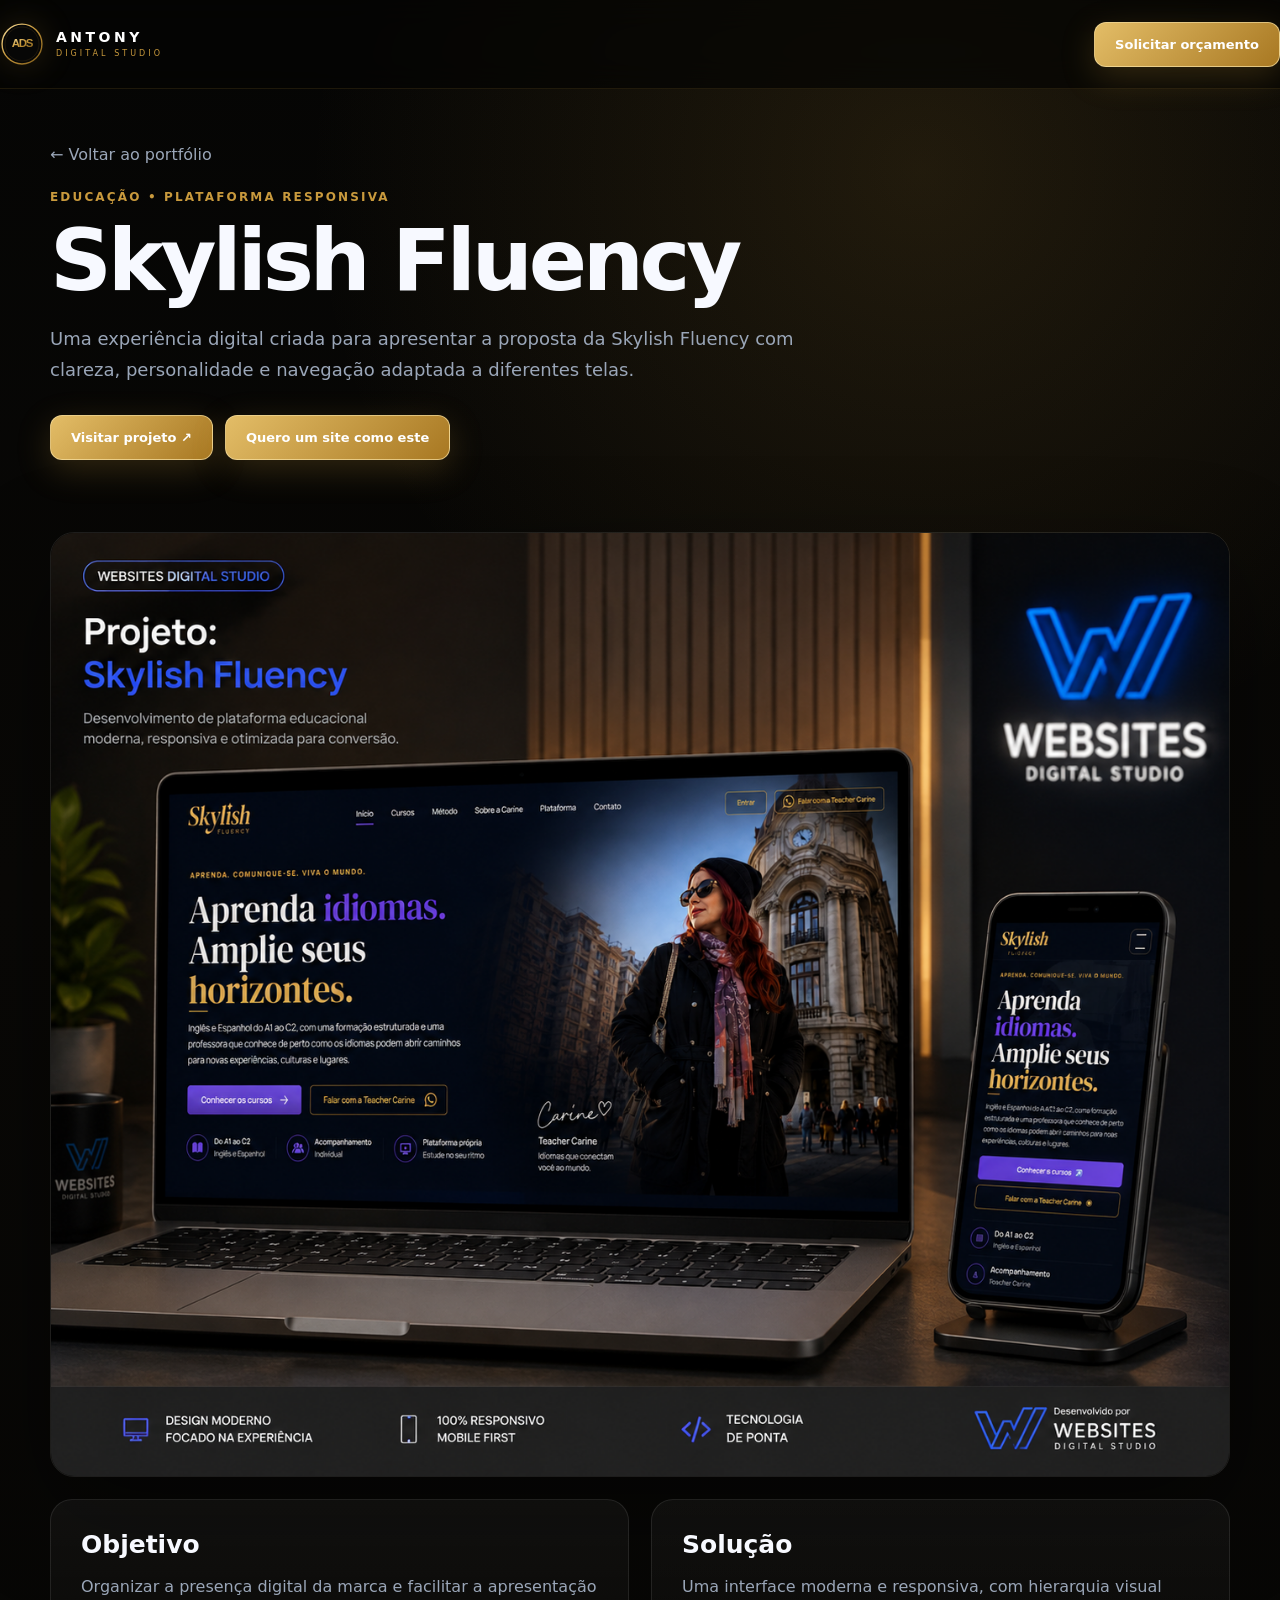
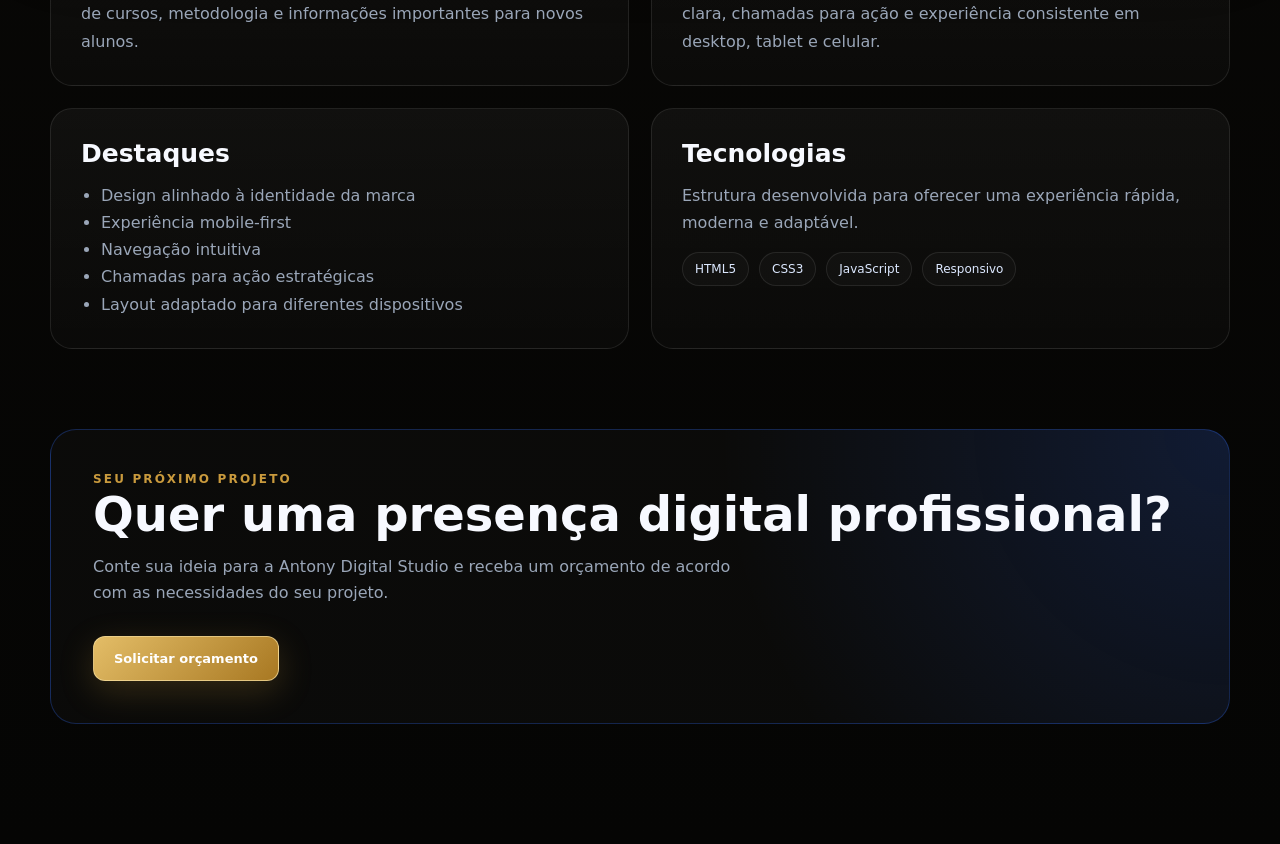
<file: case-skylish.html>
<!doctype html>
<html lang="pt-BR">
<head>
<meta charset="utf-8">
<meta name="viewport" content="width=device-width, initial-scale=1, viewport-fit=cover">
<title>Skylish Fluency — Case | Antony Digital Studio</title>
<meta name="description" content="Case Skylish Fluency: projeto desenvolvido pela Antony Digital Studio.">
<meta name="theme-color" content="#05070c">
<link rel="icon" href="assets/logo-ads.svg">
<link rel="stylesheet" href="style.css">
</head>
<body>
<header class="header">
 <div class="container nav-wrap">
  <a class="brand" href="index.html" aria-label="Antony Digital Studio">
   <img class="brand-logo" src="assets/logo-ads.svg" alt="">
   <span class="brand-copy"><strong>ANTONY</strong><small>DIGITAL STUDIO</small></span>
  </a>
  <a class="btn btn-primary" href="index.html#orcamento">Solicitar orçamento</a>
 </div>
</header>
<main>
 <section class="case-hero">
  <div class="container">
   <a class="case-back" href="index.html#projetos">← Voltar ao portfólio</a>
   <div class="case-kicker">Educação • Plataforma responsiva</div>
   <h1>Skylish Fluency</h1>
   <p class="case-lead">Uma experiência digital criada para apresentar a proposta da Skylish Fluency com clareza, personalidade e navegação adaptada a diferentes telas.</p>
   <div class="case-actions">
    <a class="btn btn-primary" href="https://skylish-fluency-plataforma.web.app" target="_blank" rel="noopener">Visitar projeto ↗</a>
    <a class="btn btn-secondary" href="index.html#orcamento">Quero um site como este</a>
   </div>
  </div>
 </section>
 <section class="case-showcase">
  <div class="container">
   <img src="assets/skylish-fluency-mockup.png" alt="Apresentação do projeto Skylish Fluency">
   <div class="case-grid">
    <article class="case-panel"><h2>Objetivo</h2><p>Organizar a presença digital da marca e facilitar a apresentação de cursos, metodologia e informações importantes para novos alunos.</p></article>
    <article class="case-panel"><h2>Solução</h2><p>Uma interface moderna e responsiva, com hierarquia visual clara, chamadas para ação e experiência consistente em desktop, tablet e celular.</p></article>
    <article class="case-panel"><h2>Destaques</h2><ul><li>Design alinhado à identidade da marca</li>
<li>Experiência mobile-first</li>
<li>Navegação intuitiva</li>
<li>Chamadas para ação estratégicas</li>
<li>Layout adaptado para diferentes dispositivos</li></ul></article>
    <article class="case-panel"><h2>Tecnologias</h2><p>Estrutura desenvolvida para oferecer uma experiência rápida, moderna e adaptável.</p><div class="case-tech"><span>HTML5</span><span>CSS3</span><span>JavaScript</span><span>Responsivo</span></div></article>
   </div>
   <div class="case-cta">
    <div class="case-kicker">Seu próximo projeto</div>
    <h2>Quer uma presença digital profissional?</h2>
    <p>Conte sua ideia para a Antony Digital Studio e receba um orçamento de acordo com as necessidades do seu projeto.</p>
    <div class="case-actions"><a class="btn btn-primary" href="index.html#orcamento">Solicitar orçamento</a></div>
   </div>
  </div>
 </section>
</main>
<script src="script.js"></script>
</body>
</html>
</file>
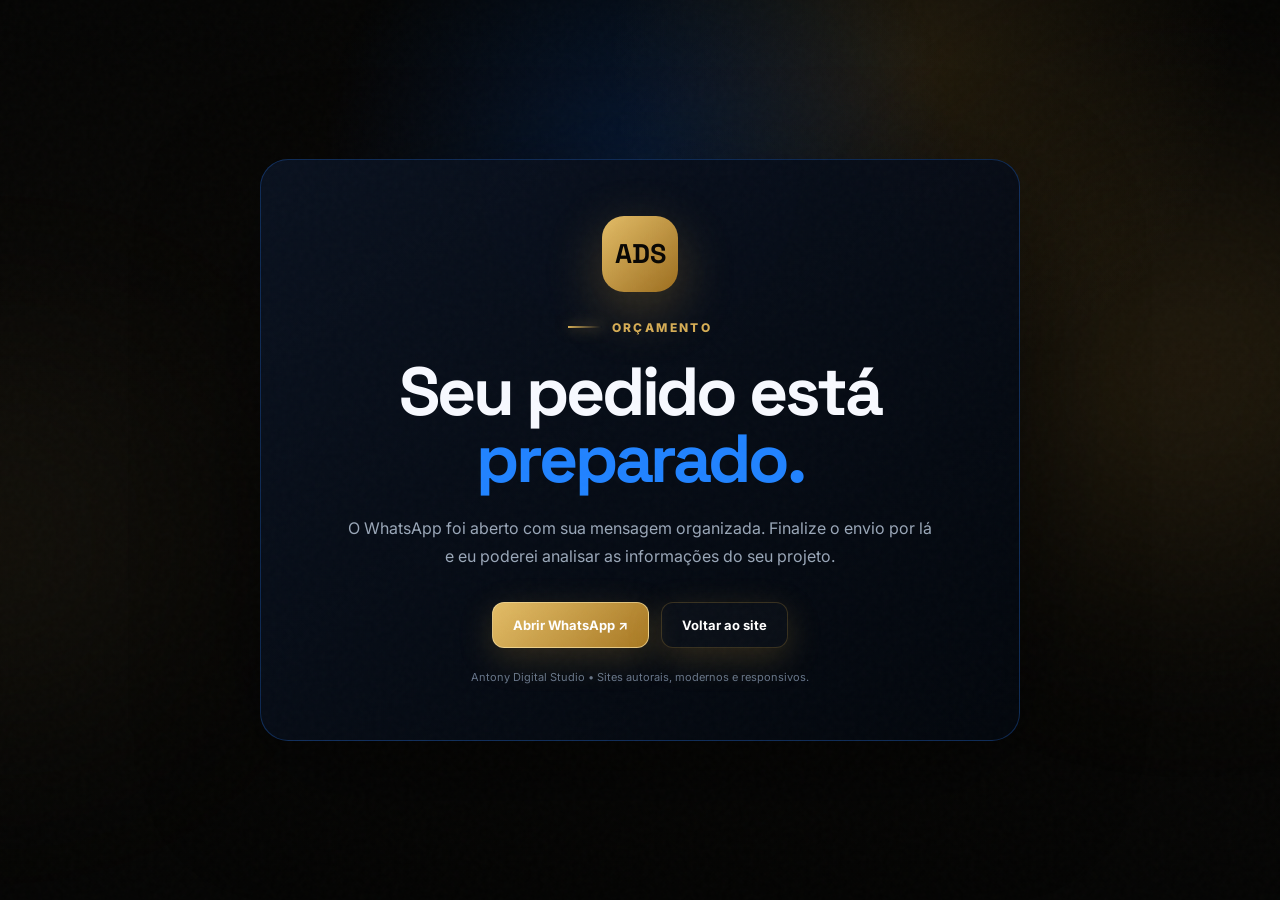
<file: obrigado.html>
<!DOCTYPE html>
<html lang="pt-BR">
<head>
  <meta charset="UTF-8" />
  <meta name="viewport" content="width=device-width, initial-scale=1.0" />
  <meta name="robots" content="noindex" />
  <meta name="theme-color" content="#05070c" />
  <title>Pedido preparado | Antony Digital Studio</title>
  <link rel="icon" type="image/svg+xml" href="assets/logo-ads.svg" />
  <link rel="preconnect" href="https://fonts.googleapis.com">
  <link rel="preconnect" href="https://fonts.gstatic.com" crossorigin>
  <link href="https://fonts.googleapis.com/css2?family=Inter:wght@400;500;600;700;800&family=Space+Grotesk:wght@500;600;700&display=swap" rel="stylesheet">
  <link rel="stylesheet" href="style.css" />
  <style>
    .thanks-page{min-height:100vh;display:grid;place-items:center;padding:100px 20px;background:radial-gradient(circle at 50% 20%,rgba(0,102,255,.18),transparent 34%)}
    .thanks-card{width:min(760px,100%);text-align:center;border:1px solid rgba(40,125,255,.28);border-radius:28px;padding:56px 36px;background:linear-gradient(145deg,rgba(10,18,32,.96),rgba(3,7,13,.96));box-shadow:0 40px 120px rgba(0,0,0,.45)}
    .thanks-mark{width:76px;height:76px;border-radius:22px;display:grid;place-items:center;margin:0 auto 28px;background:linear-gradient(135deg,#e3bd67,#9c6d1e);color:#090704;font:800 27px/1 Space Grotesk;box-shadow:0 18px 55px rgba(201,154,61,.3)}
    .thanks-card h1{font:700 clamp(42px,7vw,68px)/.98 Space Grotesk;letter-spacing:-.045em}.thanks-card h1 span{color:#2183ff}.thanks-card p{max-width:590px;margin:22px auto 0;color:#9aa7b8;line-height:1.75}.thanks-actions{display:flex;justify-content:center;gap:12px;flex-wrap:wrap;margin-top:32px}.thanks-note{display:block;color:#67768b;font-size:11px;margin-top:22px}
    @media(max-width:520px){.thanks-card{padding:42px 22px}.thanks-actions .btn{width:100%}}
  </style>
</head>
<body>
  <div class="noise"></div><div class="orb orb-1"></div><div class="orb orb-2"></div>
  <main class="thanks-page">
    <section class="thanks-card">
      <div class="thanks-mark">ADS</div>
      <div class="eyebrow" style="justify-content:center"><span></span> ORÇAMENTO</div>
      <h1>Seu pedido está <span>preparado.</span></h1>
      <p id="thanksText">O WhatsApp foi aberto com sua mensagem organizada. Finalize o envio por lá e eu poderei analisar as informações do seu projeto.</p>
      <div class="thanks-actions">
        <a class="btn" href="https://wa.me/5582988200266" target="_blank" rel="noopener">Abrir WhatsApp ↗</a>
        <a class="btn btn-ghost" href="index.html">Voltar ao site</a>
      </div>
      <small class="thanks-note">Antony Digital Studio • Sites autorais, modernos e responsivos.</small>
    </section>
  </main>
  <script>
    const n=sessionStorage.getItem('websitesQuoteName');
    if(n){document.getElementById('thanksText').textContent=`${n}, o WhatsApp foi aberto com sua mensagem organizada. Finalize o envio por lá para que eu possa analisar as informações do seu projeto.`}
  </script>
</body>
</html>
</file>
<file: style.css>
:root{
  --bg:#03050a;
  --bg2:#100d07;
  --card:#12100b;
  --line:rgba(255,255,255,.09);
  --text:#f7f9ff;
  --muted:#9aa6b8;
  --blue:#c99a3d;
  --blue2:#f0d27a;
  --shadow:0 30px 90px rgba(201,154,61,.16);
}
*{box-sizing:border-box;margin:0;padding:0}
html{scroll-behavior:smooth}
body{font-family:Inter,system-ui,sans-serif;background:radial-gradient(circle at 72% 7%,rgba(0,94,255,.13),transparent 25%),linear-gradient(180deg,#020408,#03050a 36%,#050913 100%);color:var(--text);overflow-x:hidden}
a{color:inherit;text-decoration:none}
img{max-width:100%;display:block}
.container{width:min(1180px,calc(100% - 40px));margin:auto}
.section{padding:110px 0;position:relative}
.noise{position:fixed;inset:0;pointer-events:none;opacity:.025;z-index:50;background-image:url("data:image/svg+xml,%3Csvg viewBox='0 0 180 180' xmlns='http://www.w3.org/2000/svg'%3E%3Cfilter id='n'%3E%3CfeTurbulence type='fractalNoise' baseFrequency='.9' numOctaves='3' stitchTiles='stitch'/%3E%3C/filter%3E%3Crect width='100%25' height='100%25' filter='url(%23n)' opacity='.9'/%3E%3C/svg%3E")}
.orb{position:fixed;border-radius:50%;filter:blur(110px);pointer-events:none;z-index:-1}.orb-1{width:420px;height:420px;background:rgba(0,89,255,.14);right:-120px;top:160px}.orb-2{width:360px;height:360px;background:rgba(0,184,255,.07);left:-180px;bottom:20%}
.header{position:fixed;inset:0 0 auto 0;z-index:40;background:rgba(3,5,10,.68);backdrop-filter:blur(16px);border-bottom:1px solid rgba(255,255,255,.06)}
.nav-wrap{height:78px;display:flex;align-items:center;justify-content:space-between}.brand{display:flex;align-items:center;gap:12px}.brand-mark{font-family:Space Grotesk;font-size:28px;font-weight:800;letter-spacing:-4px;background:linear-gradient(120deg,#fff 25%,#aeb8c7 47%,#0b75ff 52%,#00b7ff);-webkit-background-clip:text;color:transparent;text-shadow:0 0 26px rgba(20,106,255,.25)}.brand-copy{display:flex;flex-direction:column;line-height:1}.brand-copy strong{font-size:14px;letter-spacing:.25em}.brand-copy small{font-size:8px;color:#2b7cff;letter-spacing:.38em;margin-top:6px}
.nav{display:flex;align-items:center;gap:26px}.nav>a:not(.btn){font-size:13px;color:#c7d0df;transition:.2s}.nav>a:hover{color:white}.menu-toggle{display:none;background:none;border:0;width:42px;height:42px;padding:10px}.menu-toggle span{display:block;height:2px;background:#fff;margin:5px 0;border-radius:5px}
.btn{display:inline-flex;align-items:center;justify-content:center;gap:8px;padding:14px 20px;background:linear-gradient(135deg,var(--blue),#034be6);border:1px solid rgba(78,143,255,.7);border-radius:12px;font-weight:700;font-size:13px;box-shadow:0 10px 34px rgba(0,88,255,.25);transition:.25s}.btn:hover{transform:translateY(-2px);box-shadow:0 14px 44px rgba(0,88,255,.38)}.btn-small{padding:11px 15px}.btn-ghost{background:rgba(255,255,255,.03);border-color:var(--line);box-shadow:none}.btn-ghost:hover{border-color:rgba(32,119,255,.5);background:rgba(8,60,145,.1)}
.hero{min-height:850px;padding-top:160px;display:flex;align-items:center}.hero-grid{display:grid;grid-template-columns:1.05fr .95fr;gap:70px;align-items:center}.eyebrow{display:flex;align-items:center;gap:10px;color:#5f97ff;font-size:12px;font-weight:800;letter-spacing:.2em;margin-bottom:24px}.eyebrow span{width:34px;height:2px;background:linear-gradient(90deg,var(--blue),transparent);box-shadow:0 0 14px var(--blue)}.hero h1,.section-heading h2,.about-copy h2,.cta-card h2{font-family:Space Grotesk;font-size:clamp(48px,6.4vw,82px);line-height:.98;letter-spacing:-.045em}.hero h1 em{font-style:normal;color:#fff}.hero h1 span,.section-heading h2 span,.cta-card h2 span{background:linear-gradient(90deg,#1385ff,#00b8ff);-webkit-background-clip:text;color:transparent}.hero-copy>p{max-width:640px;color:#a5b0c1;font-size:18px;line-height:1.75;margin:28px 0}.hero-actions{display:flex;gap:12px;flex-wrap:wrap}.hero-proof{display:flex;gap:28px;margin-top:40px;padding-top:28px;border-top:1px solid var(--line)}.hero-proof div{display:flex;flex-direction:column;gap:5px}.hero-proof strong{font-size:18px}.hero-proof span{font-size:11px;color:#8090a6;text-transform:uppercase;letter-spacing:.08em}
.hero-visual{position:relative;min-height:570px}.screen-shell{position:absolute;left:0;top:80px;width:92%;height:390px;border:1px solid rgba(90,145,255,.28);border-radius:22px;background:linear-gradient(145deg,#0d1420,#02050a);box-shadow:0 42px 100px #000,0 0 60px rgba(0,86,255,.16);transform:perspective(900px) rotateY(-7deg) rotateX(2deg);overflow:hidden}.screen-shell:after{content:"";position:absolute;inset:auto -20% -60% 20%;height:180px;background:var(--blue);filter:blur(100px);opacity:.25}.screen-top{height:38px;border-bottom:1px solid var(--line);display:flex;align-items:center;gap:7px;padding:0 15px}.screen-top span{width:7px;height:7px;border-radius:50%;background:#33415c}.screen-top small{margin-left:auto;color:#53627a}.screen-content{padding:38px;position:relative;height:calc(100% - 38px);overflow:hidden}.mini-logo{font-family:Space Grotesk;font-weight:700;font-size:28px;color:#267cff}.mini-kicker{font-size:9px;letter-spacing:.32em;color:#5e8de0;margin:5px 0 48px}.screen-content h2{font-family:Space Grotesk;font-size:36px;line-height:1.06;max-width:360px}.screen-content h2 span,.phone-shell h3 span{color:#1477ff}.mini-button{display:inline-block;background:#0867ff;padding:10px 13px;border-radius:8px;margin-top:22px;font-weight:800;font-size:9px}.grid-lines{position:absolute;width:360px;height:360px;border:1px solid rgba(7,102,255,.18);transform:rotate(45deg);right:-180px;bottom:-180px;box-shadow:0 0 0 38px rgba(0,102,255,.02),0 0 0 78px rgba(0,102,255,.02)}.phone-shell{position:absolute;width:180px;height:370px;right:-10px;bottom:20px;border:5px solid #10141e;border-radius:32px;background:linear-gradient(180deg,#090e18,#02050a);box-shadow:0 30px 60px rgba(0,0,0,.7),0 0 38px rgba(0,94,255,.13);padding:50px 18px 20px;z-index:2}.phone-notch{position:absolute;top:8px;left:50%;transform:translateX(-50%);width:72px;height:15px;background:#000;border-radius:15px}.phone-shell h3{font-family:Space Grotesk;font-size:20px;line-height:1.14;margin-top:58px}.floating-card{position:absolute;display:flex;align-items:center;gap:8px;padding:11px 14px;border:1px solid rgba(65,122,255,.28);border-radius:12px;background:rgba(5,12,25,.82);backdrop-filter:blur(15px);box-shadow:0 16px 35px #000;font-weight:800;color:#157aff}.floating-card span{font-size:11px;color:#bac7db;font-weight:600}.card-a{left:-40px;bottom:25px}.card-b{right:75px;top:28px}
.trust-strip{border-top:1px solid var(--line);border-bottom:1px solid var(--line);background:rgba(255,255,255,.015)}.trust-grid{display:grid;grid-template-columns:repeat(4,1fr)}.trust-grid>div{padding:28px;border-right:1px solid var(--line);display:grid;grid-template-columns:auto 1fr;column-gap:13px;align-items:center}.trust-grid>div:last-child{border-right:0}.trust-grid span{grid-row:1/3;color:#1477ff;font-size:24px}.trust-grid strong{font-size:13px}.trust-grid small{font-size:10px;color:#748398;margin-top:5px}
.section-heading{max-width:760px;margin-bottom:50px}.section-heading h2{font-size:clamp(40px,5vw,62px)}.section-heading p{color:#9aa7b8;line-height:1.7;margin-top:18px;max-width:660px}.services-grid{display:grid;grid-template-columns:repeat(3,1fr);gap:16px}.service-card{position:relative;min-height:265px;padding:28px;border:1px solid var(--line);border-radius:18px;background:linear-gradient(150deg,rgba(12,19,32,.86),rgba(4,8,14,.78));overflow:hidden;transition:.3s}.service-card:hover{transform:translateY(-5px);border-color:rgba(24,110,255,.4);box-shadow:var(--shadow)}.service-card i{position:absolute;right:20px;top:16px;font-style:normal;font-family:Space Grotesk;font-size:52px;color:rgba(255,255,255,.04);font-weight:700}.service-card .icon{width:50px;height:50px;border-radius:14px;display:grid;place-items:center;background:rgba(4,96,255,.12);border:1px solid rgba(36,119,255,.26);color:#157aff;font-size:22px;box-shadow:inset 0 0 24px rgba(0,104,255,.08)}.service-card h3{font-family:Space Grotesk;font-size:22px;margin:28px 0 12px}.service-card p{color:#8f9aac;line-height:1.65;font-size:14px}
.project-section{background:linear-gradient(180deg,transparent,rgba(2,16,42,.36),transparent)}.project-showcase{display:grid;grid-template-columns:1.45fr .55fr;gap:24px;align-items:stretch;border:1px solid var(--line);border-radius:24px;padding:18px;background:rgba(7,12,21,.72);box-shadow:0 40px 100px rgba(0,0,0,.35)}.project-showcase>img{width:100%;height:100%;object-fit:cover;border-radius:16px;min-height:440px}.project-info{padding:30px;display:flex;flex-direction:column;justify-content:center}.tag{font-size:10px;letter-spacing:.18em;color:#3288ff;border:1px solid rgba(45,131,255,.35);border-radius:99px;padding:8px 10px;width:max-content}.project-info h3{font-family:Space Grotesk;font-size:34px;line-height:1.1;margin:20px 0}.project-info ul{list-style:none;display:grid;gap:12px;margin-bottom:26px}.project-info li{color:#a8b4c7;font-size:14px}.project-info li:before{content:"✓";color:#1477ff;margin-right:10px}.text-link{color:#4b96ff;font-weight:700;font-size:13px}
.about-grid{display:grid;grid-template-columns:1fr .82fr;gap:70px;align-items:center}.about-copy h2{font-size:58px}.about-copy h3{font-size:16px;color:#4b96ff;margin:12px 0 24px}.about-copy p{color:#9aa6b8;line-height:1.8;margin-bottom:14px}.skills{display:flex;flex-wrap:wrap;gap:10px;margin:28px 0}.skills span{font-size:11px;border:1px solid var(--line);padding:9px 11px;border-radius:999px;color:#c1c9d6;background:rgba(255,255,255,.02)}.about-photo{position:relative;padding:1px;border-radius:28px;background:linear-gradient(135deg,#0b6cff,transparent 45%,#00aaff);box-shadow:0 35px 100px rgba(0,61,185,.25)}.about-photo img{width:100%;aspect-ratio:4/5;object-fit:cover;object-position:center 42%;border-radius:27px;filter:saturate(1.02) contrast(1.03) brightness(1.02)}.photo-glow{position:absolute;inset:15% -10% -6% 20%;background:#075fff;filter:blur(90px);opacity:.18;z-index:-1}.photo-badge{position:absolute;left:18px;bottom:18px;background:rgba(0,0,0,.72);backdrop-filter:blur(10px);border:1px solid rgba(36,123,255,.28);padding:11px 14px;border-radius:12px;display:flex;align-items:center;gap:10px}.photo-badge span{color:#187cff;font-family:Space Grotesk;font-weight:800}.photo-badge small{font-size:9px;letter-spacing:.18em;color:#d4dbea}
.process-grid{display:grid;grid-template-columns:repeat(5,1fr);gap:12px}.step{padding:24px;border:1px solid var(--line);background:rgba(255,255,255,.018);border-radius:16px;min-height:210px}.step strong{font-family:Space Grotesk;color:#177bff;font-size:30px}.step h3{font-size:17px;margin:32px 0 10px}.step p{font-size:12px;line-height:1.65;color:#8d99aa}
.faq-grid{display:grid;grid-template-columns:.8fr 1.2fr;gap:80px}.faq-list details{border-bottom:1px solid var(--line);padding:22px 0}.faq-list summary{cursor:pointer;list-style:none;font-weight:700}.faq-list summary::-webkit-details-marker{display:none}.faq-list summary:after{content:"+";float:right;color:#1e7cff;font-size:20px}.faq-list details[open] summary:after{content:"−"}.faq-list p{color:#8d99aa;line-height:1.7;font-size:13px;padding:14px 25px 0 0}
.cta-section{padding:20px 0 110px}.cta-card{display:flex;justify-content:space-between;align-items:center;gap:30px;border:1px solid rgba(38,119,255,.25);border-radius:24px;padding:46px;background:radial-gradient(circle at 85% 20%,rgba(0,104,255,.24),transparent 35%),linear-gradient(145deg,#0b1220,#050910);box-shadow:var(--shadow)}.cta-card h2{font-size:48px}.cta-card p{color:#98a5b6;max-width:700px;margin-top:14px}.cta-actions{display:flex;gap:10px;flex-wrap:wrap;justify-content:flex-end}
footer{border-top:1px solid var(--line);padding:28px 0;background:#020408}.footer-wrap{display:flex;align-items:center;justify-content:space-between;gap:20px}.footer-wrap p,.footer-links{font-size:11px;color:#708096}.footer-links{display:flex;gap:18px}
.whatsapp-float{position:fixed;right:22px;bottom:22px;width:54px;height:54px;border-radius:50%;display:grid;place-items:center;background:linear-gradient(135deg,#0867ff,#00a2ff);color:white;font-size:24px;z-index:35;box-shadow:0 12px 40px rgba(0,103,255,.4);border:1px solid rgba(255,255,255,.25)}
.reveal{opacity:0;transform:translateY(24px);transition:opacity .7s ease,transform .7s ease}.reveal.show{opacity:1;transform:none}.delay-1{transition-delay:.08s}.delay-2{transition-delay:.16s}
@media(max-width:980px){.nav{position:absolute;top:78px;left:20px;right:20px;display:none;flex-direction:column;align-items:stretch;background:#070b13;border:1px solid var(--line);border-radius:16px;padding:18px}.nav.open{display:flex}.menu-toggle{display:block}.hero{padding-top:130px;min-height:auto}.hero-grid,.about-grid,.faq-grid{grid-template-columns:1fr}.hero-visual{min-height:520px;margin-top:20px}.services-grid{grid-template-columns:repeat(2,1fr)}.project-showcase{grid-template-columns:1fr}.project-info{padding:18px}.process-grid{grid-template-columns:repeat(3,1fr)}.trust-grid{grid-template-columns:repeat(2,1fr)}.trust-grid>div:nth-child(2){border-right:0}.trust-grid>div:nth-child(-n+2){border-bottom:1px solid var(--line)}.cta-card{flex-direction:column;align-items:flex-start}.cta-actions{justify-content:flex-start}.about-photo{max-width:560px}}
@media(max-width:640px){.container{width:min(100% - 28px,1180px)}.section{padding:78px 0}.hero{padding-top:120px}.hero h1{font-size:50px}.hero-copy>p{font-size:15px}.hero-proof{gap:16px;flex-wrap:wrap}.hero-visual{min-height:470px}.screen-shell{width:100%;height:340px;top:45px;transform:none}.screen-content{padding:28px}.screen-content h2{font-size:30px}.phone-shell{width:142px;height:300px;right:-4px;padding:42px 13px 15px}.phone-shell h3{font-size:17px;margin-top:40px}.floating-card{display:none}.services-grid,.process-grid,.trust-grid{grid-template-columns:1fr}.trust-grid>div{border-right:0;border-bottom:1px solid var(--line)}.trust-grid>div:last-child{border-bottom:0}.project-showcase>img{min-height:260px}.project-info h3{font-size:28px}.about-copy h2{font-size:46px}.cta-card{padding:28px}.cta-card h2{font-size:38px}.footer-wrap{flex-direction:column;text-align:center}.footer-links{justify-content:center}}

/* Formação acadêmica */
.education{color:#dce8ff;font-weight:600;margin:10px 0 16px;padding-left:12px;border-left:2px solid #1677ff;}

/* V4 — soluções, tecnologias e orçamento */
.plans-section{background:linear-gradient(180deg,transparent,rgba(4,31,79,.22),transparent)}
.plans-grid{display:grid;grid-template-columns:repeat(3,1fr);gap:16px}.plan-card{display:flex;flex-direction:column;min-height:440px;padding:30px;border:1px solid var(--line);border-radius:20px;background:linear-gradient(150deg,rgba(12,19,32,.9),rgba(3,7,13,.9));transition:.3s}.plan-card:hover{transform:translateY(-5px);border-color:rgba(24,110,255,.45);box-shadow:var(--shadow)}.plan-card.featured{border-color:rgba(28,117,255,.48);box-shadow:inset 0 0 50px rgba(0,91,255,.07)}.plan-label{width:max-content;font-size:9px;letter-spacing:.16em;color:#3d92ff;border:1px solid rgba(61,146,255,.3);border-radius:99px;padding:7px 9px}.plan-card h3{font-family:Space Grotesk;font-size:30px;margin:24px 0 10px}.plan-card>p{color:#8f9aac;line-height:1.65;font-size:13px}.plan-card ul{list-style:none;display:grid;gap:11px;margin:24px 0 30px}.plan-card li{font-size:13px;color:#bdc6d4}.plan-card li:before{content:"✓";color:#167cff;margin-right:9px}.plan-card .btn{margin-top:auto;border:0;cursor:pointer;width:100%}
.tech-wrap{display:grid;grid-template-columns:.85fr 1.15fr;gap:60px;align-items:center;border:1px solid var(--line);border-radius:22px;padding:38px;background:rgba(255,255,255,.015)}.tech-wrap h2{font-size:44px;margin-top:10px}.tech-wrap p{color:#8f9aac;margin-top:14px;line-height:1.7}.tech-list{display:grid;grid-template-columns:repeat(3,1fr);gap:12px}.tech-list span{min-height:78px;display:grid;place-items:center;border:1px solid rgba(38,119,255,.2);border-radius:14px;background:rgba(6,17,35,.7);font-family:Space Grotesk;font-weight:700;color:#dce8fb;box-shadow:inset 0 0 30px rgba(0,95,255,.03)}
.budget-section{background:radial-gradient(circle at 10% 50%,rgba(0,96,255,.11),transparent 32%)}.budget-grid{display:grid;grid-template-columns:.8fr 1.2fr;gap:70px;align-items:start}.budget-points{display:flex;flex-wrap:wrap;gap:8px;margin-top:25px}.budget-points span{font-size:11px;padding:8px 10px;border:1px solid var(--line);border-radius:99px;color:#b8c5d7}.budget-form{display:grid;grid-template-columns:1fr 1fr;gap:16px;padding:28px;border:1px solid rgba(35,119,255,.24);border-radius:22px;background:linear-gradient(145deg,rgba(9,16,29,.94),rgba(3,7,13,.94));box-shadow:0 35px 90px rgba(0,0,0,.3)}.budget-form label{display:grid;gap:8px;font-size:11px;font-weight:700;color:#cbd5e4}.budget-form label:nth-child(4),.budget-form button,.budget-form small{grid-column:1/-1}.budget-form input,.budget-form select,.budget-form textarea{width:100%;border:1px solid var(--line);border-radius:11px;background:#050912;color:#fff;padding:14px;font:inherit;outline:none;transition:.2s}.budget-form input:focus,.budget-form select:focus,.budget-form textarea:focus{border-color:#167cff;box-shadow:0 0 0 3px rgba(22,124,255,.1)}.budget-form textarea{resize:vertical}.budget-form .btn{border:0;cursor:pointer}.budget-form small{color:#6f7d91;font-size:10px;text-align:center}
@media(max-width:980px){.plans-grid{grid-template-columns:1fr}.tech-wrap,.budget-grid{grid-template-columns:1fr}.plan-card{min-height:auto}.tech-list{grid-template-columns:repeat(3,1fr)}}
@media(max-width:640px){.tech-wrap{padding:24px}.tech-wrap h2{font-size:36px}.tech-list{grid-template-columns:repeat(2,1fr)}.budget-form{grid-template-columns:1fr;padding:20px}.budget-form label,.budget-form label:nth-child(4),.budget-form button,.budget-form small{grid-column:1}.plans-grid{gap:12px}}
\n\n/* V5 — portfólio, pós-entrega, animações premium e acabamento mobile */\n.metrics strong{font-family:Space Grotesk;font-size:20px;color:#fff}.counter{font-variant-numeric:tabular-nums}\n.portfolio-grid{display:grid;grid-template-columns:repeat(3,1fr);gap:16px;margin-top:24px}.portfolio-card{overflow:hidden;border:1px solid var(--line);border-radius:20px;background:linear-gradient(155deg,rgba(12,19,32,.92),rgba(4,8,14,.92));transition:transform .3s,border-color .3s,box-shadow .3s}.portfolio-card:hover{transform:translateY(-6px);border-color:rgba(31,125,255,.48);box-shadow:0 28px 70px rgba(0,64,180,.16)}.portfolio-media{position:relative;display:block;aspect-ratio:16/10;overflow:hidden;background:#050913}.portfolio-media img{width:100%;height:100%;object-fit:cover;transition:transform .55s ease,filter .55s ease}.portfolio-card:hover .portfolio-media img{transform:scale(1.035);filter:saturate(1.08)}.portfolio-overlay{position:absolute;right:14px;bottom:14px;padding:9px 12px;border:1px solid rgba(255,255,255,.18);border-radius:10px;background:rgba(3,8,18,.76);backdrop-filter:blur(12px);font-size:11px;font-weight:800;color:#fff;transform:translateY(6px);opacity:.85;transition:.25s}.portfolio-card:hover .portfolio-overlay{transform:none;opacity:1}.portfolio-body{padding:23px}.portfolio-body h3,.portfolio-cta h3{font-family:Space Grotesk;font-size:24px;margin:16px 0 10px}.portfolio-body p,.portfolio-cta p{color:#8f9aac;font-size:13px;line-height:1.7;margin-bottom:18px}.portfolio-cta{padding:26px;display:flex;flex-direction:column;justify-content:center;min-height:100%}.portfolio-cta .btn{margin-top:auto}.project-empty-mark{font-family:Space Grotesk;font-size:64px;font-weight:800;letter-spacing:-7px;background:linear-gradient(135deg,#fff,#7f91aa 42%,#1477ff 56%,#00b7ff);-webkit-background-clip:text;color:transparent;margin-bottom:24px;filter:drop-shadow(0 0 24px rgba(0,100,255,.18))}\n.support-section{background:linear-gradient(180deg,transparent,rgba(3,31,81,.18),transparent)}.support-grid{display:grid;grid-template-columns:repeat(3,1fr);gap:16px}.support-card{padding:28px;border:1px solid var(--line);border-radius:18px;background:rgba(255,255,255,.018);transition:.3s}.support-card:hover{transform:translateY(-5px);border-color:rgba(28,117,255,.4);box-shadow:var(--shadow)}.support-icon{width:48px;height:48px;border-radius:14px;display:grid;place-items:center;background:rgba(4,96,255,.12);border:1px solid rgba(36,119,255,.26);color:#3f91ff;font-size:21px}.support-card h3{font-family:Space Grotesk;font-size:20px;margin:24px 0 10px}.support-card p{color:#8f9aac;line-height:1.7;font-size:13px}\n.budget-form .full-field{grid-column:1/-1}\n.orb-1{animation:orbFloatA 12s ease-in-out infinite alternate}.orb-2{animation:orbFloatB 14s ease-in-out infinite alternate}.brand-mark{animation:brandPulse 5s ease-in-out infinite}.btn{position:relative;overflow:hidden}.btn:after{content:"";position:absolute;inset:-80% auto -80% -45%;width:32%;transform:rotate(18deg);background:linear-gradient(90deg,transparent,rgba(255,255,255,.16),transparent);transition:left .55s ease}.btn:hover:after{left:120%}@keyframes orbFloatA{to{transform:translate(-30px,35px) scale(1.08)}}@keyframes orbFloatB{to{transform:translate(30px,-20px) scale(.94)}}@keyframes brandPulse{50%{filter:drop-shadow(0 0 12px rgba(21,122,255,.38))}}\n.menu-toggle{cursor:pointer}.menu-toggle span{transition:transform .25s,opacity .25s}.menu-toggle[aria-expanded="true"] span:nth-child(1){transform:translateY(7px) rotate(45deg)}.menu-toggle[aria-expanded="true"] span:nth-child(2){opacity:0}.menu-toggle[aria-expanded="true"] span:nth-child(3){transform:translateY(-7px) rotate(-45deg)}\n@media(max-width:980px){.portfolio-grid,.support-grid{grid-template-columns:1fr 1fr}.portfolio-cta{grid-column:1/-1}.nav{max-height:calc(100vh - 100px);overflow:auto;box-shadow:0 24px 70px rgba(0,0,0,.5)}.nav a{min-height:44px;display:flex;align-items:center}.budget-form .full-field{grid-column:1/-1}}\n@media(max-width:640px){body{background:radial-gradient(circle at 75% 2%,rgba(0,94,255,.11),transparent 18%),linear-gradient(180deg,#020408,#03050a 36%,#050913 100%)}.header{backdrop-filter:blur(18px)}.nav-wrap{height:70px}.nav{top:72px;left:14px;right:14px}.brand-copy strong{font-size:12px}.brand-copy small{font-size:7px}.hero{padding-top:105px}.hero h1{font-size:clamp(42px,13vw,54px)}.hero-actions .btn{width:100%}.hero-proof{display:grid;grid-template-columns:repeat(3,1fr);gap:8px}.hero-proof div{padding:12px 8px;border:1px solid var(--line);border-radius:12px;background:rgba(255,255,255,.02)}.hero-proof strong{font-size:16px}.hero-proof span{font-size:8px;line-height:1.35}.hero-visual{min-height:400px}.screen-shell{height:300px;top:35px}.screen-content{padding:22px}.screen-content h2{font-size:25px}.phone-shell{width:128px;height:270px;right:-2px;bottom:3px}.phone-shell h3{font-size:15px}.portfolio-grid,.support-grid{grid-template-columns:1fr}.portfolio-cta{grid-column:auto;min-height:330px}.project-showcase{padding:10px}.project-showcase>img{min-height:220px}.about-photo{max-width:100%}.about-photo img{aspect-ratio:4/5}.tech-list{gap:8px}.tech-list span{min-height:64px;font-size:13px}.faq-list details{padding:18px 0}.budget-grid{gap:35px}.budget-form{gap:13px}.budget-form input,.budget-form select,.budget-form textarea{font-size:16px}.whatsapp-float{right:14px;bottom:14px;width:50px;height:50px}.cta-section{padding-bottom:85px}.cta-actions,.cta-actions .btn{width:100%}}\n@media(max-width:390px){.container{width:min(100% - 22px,1180px)}.hero h1{font-size:41px}.section{padding:66px 0}.section-heading h2{font-size:38px}.screen-shell{height:280px}.phone-shell{width:118px;height:250px}.screen-content h2{font-size:23px}.cta-card h2{font-size:34px}.about-copy h2{font-size:41px}}\n@media(prefers-reduced-motion:reduce){html{scroll-behavior:auto}.reveal{opacity:1;transform:none;transition:none}.orb-1,.orb-2,.brand-mark{animation:none}.btn,.portfolio-card,.service-card,.plan-card,.support-card{transition:none}}\n
/* V7 — mobile/iOS/Android/tablet hardening */
html{-webkit-text-size-adjust:100%;text-size-adjust:100%;overflow-x:hidden}body{overflow-x:hidden}.container,.nav-wrap,.hero-grid,.hero-copy,.hero-visual{min-width:0}img,svg,video{max-width:100%}button,a,input,select,textarea{-webkit-tap-highlight-color:transparent}input,select,textarea{max-width:100%}
@supports(padding:max(0px)){.header .container{padding-left:max(0px,env(safe-area-inset-left));padding-right:max(0px,env(safe-area-inset-right))}.whatsapp-float{right:max(14px,env(safe-area-inset-right));bottom:max(14px,env(safe-area-inset-bottom))}}
@media(max-width:640px){
 .container{width:100%;padding-left:20px;padding-right:20px}
 .hero{padding-top:94px;padding-bottom:34px}
 .hero-grid{gap:24px}
 .eyebrow{font-size:10px;letter-spacing:.17em;margin-bottom:18px}
 .hero h1{font-size:clamp(39px,12.2vw,52px);line-height:1.01;letter-spacing:-.05em;overflow-wrap:normal;word-break:normal}
 .hero-copy>p{margin:22px 0;font-size:16px;line-height:1.65}
 .hero-actions{display:grid;grid-template-columns:1fr 1fr;gap:10px}.hero-actions .btn{width:100%;padding-inline:12px;white-space:nowrap}
 .hero-proof{margin-top:28px;padding-top:22px;grid-template-columns:repeat(3,minmax(0,1fr));width:100%}.hero-proof div{min-width:0}.hero-proof strong{font-size:15px}.hero-proof span{font-size:7.5px;overflow-wrap:anywhere}
 .hero-visual{min-height:350px;margin-top:6px;width:100%}.screen-shell{left:0;right:0;width:100%;height:270px;top:30px;border-radius:17px}.screen-content{padding:20px}.mini-kicker{margin-bottom:34px}.screen-content h2{font-size:23px;max-width:70%}.phone-shell{width:112px;height:235px;right:4px;bottom:0;border-width:4px;border-radius:25px;padding:36px 11px 12px}.phone-shell h3{font-size:14px;margin-top:34px}
 .section-heading h2,.about-copy h2{font-size:clamp(36px,10.5vw,46px)}
 .portfolio-body,.portfolio-cta{padding:20px}.portfolio-body h3,.portfolio-cta h3{font-size:22px}
 .btn{min-height:48px}.nav a{min-height:48px}.budget-form input,.budget-form select{min-height:48px}.budget-form textarea{min-height:130px}
}
@media(max-width:430px){.hero-actions{grid-template-columns:1fr}.hero h1{font-size:clamp(39px,12vw,49px)}.hero-visual{min-height:330px}.screen-shell{height:250px}.phone-shell{width:105px;height:222px}.hero-proof{gap:6px}.hero-proof div{padding:10px 6px}}
@media(max-width:360px){.container{padding-left:16px;padding-right:16px}.hero h1{font-size:37px}.hero-proof{grid-template-columns:1fr}.hero-proof span{font-size:9px}.hero-visual{min-height:305px}.screen-shell{height:230px}.phone-shell{width:96px;height:205px}.screen-content h2{font-size:20px}}
@media(min-width:641px) and (max-width:980px){.container{width:min(100% - 48px,1180px)}.hero{padding-top:125px}.hero-grid{gap:30px}.hero h1{font-size:clamp(54px,8vw,72px)}.hero-visual{max-width:760px;width:100%;margin-inline:auto}.portfolio-grid{grid-template-columns:repeat(2,minmax(0,1fr))}}


/* V8 — correção definitiva iOS / Android */
html,body{width:100%;max-width:100%;overflow-x:hidden}
@supports (overflow:clip){html,body{overflow-x:clip}}
.header{width:100%;max-width:100%}
.nav-wrap{width:100%;min-width:0}
.brand{min-width:0;flex-shrink:0}
.brand-mark{flex:0 0 auto}
.menu-toggle{flex:0 0 42px}
.hero-grid,.hero-copy,.hero-visual,.screen-shell{max-width:100%}

@media(max-width:640px){
  .container{
    width:100%;
    max-width:100%;
    padding-left:max(20px, env(safe-area-inset-left));
    padding-right:max(20px, env(safe-area-inset-right));
    margin-left:auto;
    margin-right:auto;
  }
  .header .container{
    padding-left:max(20px, env(safe-area-inset-left)) !important;
    padding-right:max(20px, env(safe-area-inset-right)) !important;
  }
  .nav-wrap{height:72px}
  .brand{gap:10px;max-width:calc(100% - 58px)}
  .brand-mark{font-size:25px;letter-spacing:-3px;line-height:1;padding-left:1px}
  .brand-copy strong{font-size:11.5px;letter-spacing:.22em;white-space:nowrap}
  .brand-copy small{font-size:6.8px;letter-spacing:.34em;white-space:nowrap}
  .hero{padding-top:104px}
  .hero-copy{width:100%;max-width:100%}
  .hero h1{max-width:100%;font-size:clamp(38px,11.4vw,48px);line-height:1.02;letter-spacing:-.045em}
  .hero-copy>p{max-width:100%;font-size:15.5px;line-height:1.62}
  .hero-actions{width:100%}
  .hero-actions .btn{max-width:100%;white-space:normal;text-align:center}
  .hero-proof{width:100%;grid-template-columns:repeat(3,minmax(0,1fr))}
  .hero-proof div{overflow:hidden}
  .hero-proof strong,.hero-proof span{max-width:100%}
  .hero-visual{width:100%;overflow:hidden;min-height:325px}
  .screen-shell{left:0;right:0;width:100%;height:245px;top:26px}
  .screen-content{padding:18px}
  .screen-content h2{font-size:22px;max-width:68%}
  .phone-shell{right:8px;width:102px;height:216px;bottom:0}
  .nav{left:max(14px, env(safe-area-inset-left));right:max(14px, env(safe-area-inset-right))}
}

@media(max-width:390px){
  .container,.header .container{padding-left:16px !important;padding-right:16px !important}
  .brand-copy strong{font-size:10.5px}
  .brand-copy small{font-size:6.2px}
  .hero h1{font-size:39px}
  .hero-visual{min-height:305px}
  .screen-shell{height:228px}
  .phone-shell{width:96px;height:202px;right:5px}
}


/* =========================================================
   V9 MOBILE FINAL — tipografia, header, cards e botões
   ========================================================= */

/* Botões <button> não herdam a cor do body em todos os browsers */
button, input, select, textarea { font-family: inherit; }
.btn, button.btn, .quote-plan {
  color:#fff !important;
  -webkit-text-fill-color:#fff !important;
  text-shadow:none !important;
}
.btn b { color:inherit; -webkit-text-fill-color:currentColor; }

/* Seções ancoradas não ficam escondidas atrás do cabeçalho */
section[id] { scroll-margin-top:96px; }

@media (max-width:980px){
  /* Cabeçalho realmente sólido no mobile: nada de letras aparecendo por trás */
  .header{
    background:#030711 !important;
    -webkit-backdrop-filter:none !important;
    backdrop-filter:none !important;
    border-bottom:1px solid rgba(255,255,255,.09);
  }

  .nav-wrap{position:relative}
  .menu-toggle{display:block;position:relative;z-index:3}
  .nav{
    position:fixed;
    top:72px;
    left:16px;
    right:16px;
    display:none;
    flex-direction:column;
    align-items:stretch;
    gap:4px;
    padding:14px;
    border:1px solid rgba(255,255,255,.10);
    border-radius:16px;
    background:#060b14;
    box-shadow:0 24px 70px rgba(0,0,0,.65);
  }
  .nav.open{display:flex}
  .nav a{width:100%;padding:11px 12px;border-radius:10px}
  .nav .btn{margin-top:4px}

  .plans-grid{gap:20px}
  .plan-card{
    width:100%;
    min-width:0;
    padding:26px;
    overflow:hidden;
  }
  .plan-card h3{
    font-size:clamp(28px,7vw,36px);
    line-height:1.08;
    letter-spacing:-.025em;
    overflow-wrap:normal;
    word-break:normal;
  }
  .plan-card>p{
    font-size:15px;
    line-height:1.65;
  }
  .plan-card ul{gap:13px}
  .plan-card li{
    font-size:15px;
    line-height:1.45;
  }
  .plan-card .btn{
    min-height:54px;
    font-size:14px;
    line-height:1.2;
  }
}

@media (max-width:640px){
  .container{
    width:100% !important;
    max-width:100% !important;
    padding-left:max(20px, env(safe-area-inset-left)) !important;
    padding-right:max(20px, env(safe-area-inset-right)) !important;
  }

  .header .container{
    padding-left:max(20px, env(safe-area-inset-left)) !important;
    padding-right:max(20px, env(safe-area-inset-right)) !important;
  }

  .section{padding:72px 0}
  .hero{padding-top:108px;min-height:auto}
  .hero-grid{gap:42px}
  .hero h1{
    font-size:clamp(40px,11.2vw,50px);
    line-height:1.03;
    letter-spacing:-.04em;
  }
  .hero-copy>p{
    font-size:16px;
    line-height:1.62;
    margin:24px 0;
  }

  .hero-proof{
    margin-top:26px;
    padding-top:20px;
    gap:8px;
  }
  .hero-proof div{
    padding:11px 5px;
    text-align:center;
    align-items:center;
  }
  .hero-proof strong{font-size:16px}
  .hero-proof span{
    font-size:7.5px;
    line-height:1.35;
    letter-spacing:.06em;
  }

  /* Mockup sem cortes ou sobreposição estranha */
  .hero-visual{
    min-height:350px !important;
    overflow:visible !important;
  }
  .screen-shell{
    position:absolute;
    left:0 !important;
    right:0 !important;
    top:20px !important;
    width:100% !important;
    height:270px !important;
    transform:none !important;
  }
  .screen-content{padding:22px}
  .screen-content h2{
    font-size:24px;
    line-height:1.08;
    max-width:72%;
  }
  .mini-kicker{margin-bottom:35px}
  .phone-shell{
    width:112px !important;
    height:238px !important;
    right:8px !important;
    bottom:0 !important;
    padding:40px 13px 14px !important;
  }
  .phone-shell h3{
    font-size:14px !important;
    line-height:1.12;
    margin-top:35px !important;
    overflow-wrap:normal;
    word-break:normal;
  }
  .phone-shell .mini-button{display:none}

  /* Faixa de diferenciais legível em uma coluna */
  .trust-grid{grid-template-columns:1fr !important}
  .trust-grid>div{
    padding:22px 4px;
    grid-template-columns:42px 1fr;
    border-right:0;
    border-bottom:1px solid var(--line);
  }
  .trust-grid>div:last-child{border-bottom:0}
  .trust-grid span{font-size:22px}
  .trust-grid strong{font-size:15px}
  .trust-grid small{font-size:12px;line-height:1.45}

  .section-heading{margin-bottom:34px}
  .section-heading h2,
  .about-copy h2{
    font-size:clamp(34px,9.5vw,43px);
    line-height:1.04;
    letter-spacing:-.035em;
  }
  .section-heading p,
  .about-copy p{
    font-size:15px;
    line-height:1.65;
  }

  .services-grid,.portfolio-grid,.support-grid,.plans-grid{
    grid-template-columns:1fr !important;
  }
  .service-card,.portfolio-card,.support-card,.plan-card{
    min-width:0;
    width:100%;
  }

  .plan-card{
    padding:24px 22px !important;
    border-radius:20px;
  }
  .plan-label{
    max-width:100%;
    white-space:normal;
    line-height:1.25;
  }
  .plan-card h3{
    margin:20px 0 10px;
    font-size:32px;
  }
  .plan-card>p{font-size:15px}
  .plan-card li{font-size:15px}
  .plan-card .btn{
    width:100%;
    padding:16px 14px;
    color:#fff !important;
    -webkit-text-fill-color:#fff !important;
  }

  .budget-form{padding:22px 18px}
  .budget-form label{font-size:12px}
  .budget-form input,.budget-form select,.budget-form textarea{
    max-width:100%;
    font-size:16px;
  }

  .whatsapp-float{
    width:52px;
    height:52px;
    right:max(14px, env(safe-area-inset-right));
    bottom:max(18px, env(safe-area-inset-bottom));
  }
}

@media(max-width:390px){
  .container,.header .container{
    padding-left:max(16px, env(safe-area-inset-left)) !important;
    padding-right:max(16px, env(safe-area-inset-right)) !important;
  }
  .brand{gap:9px}
  .brand-mark{font-size:24px}
  .brand-copy strong{font-size:10.5px}
  .brand-copy small{font-size:6px}
  .hero h1{font-size:39px}
  .hero-proof span{font-size:7px}
  .screen-shell{height:250px !important}
  .hero-visual{min-height:325px !important}
  .phone-shell{width:104px !important;height:220px !important}
  .plan-card{padding:22px 18px !important}
  .plan-card h3{font-size:29px}
}

/* Evita zoom/tap visual estranho no Safari iOS */
@media (hover:none) and (pointer:coarse){
  .btn:hover,.plan-card:hover,.service-card:hover,.portfolio-card:hover,.support-card:hover{
    transform:none;
  }
  a,button{-webkit-tap-highlight-color:transparent}
}


/* V10 — páginas de case */
.case-hero{padding:145px 0 72px}
.case-back{display:inline-flex;margin-bottom:26px;color:var(--muted);text-decoration:none}
.case-back:hover{color:#fff}
.case-kicker{font-size:12px;text-transform:uppercase;letter-spacing:.18em;color:var(--blue);font-weight:800}
.case-hero h1{font-size:clamp(46px,7vw,86px);line-height:.98;letter-spacing:-.05em;margin:14px 0 22px;max-width:900px}
.case-lead{max-width:760px;color:var(--muted);font-size:18px;line-height:1.7}
.case-actions{display:flex;gap:12px;flex-wrap:wrap;margin-top:30px}
.case-showcase{padding:0 0 90px}
.case-showcase img{display:block;width:100%;border-radius:24px;border:1px solid var(--line);box-shadow:0 35px 100px rgba(0,0,0,.45)}
.case-grid{display:grid;grid-template-columns:1fr 1fr;gap:22px;margin-top:22px}
.case-panel{padding:30px;border:1px solid var(--line);border-radius:22px;background:linear-gradient(180deg,rgba(255,255,255,.045),rgba(255,255,255,.018))}
.case-panel h2{font-size:25px;margin:0 0 14px}
.case-panel p,.case-panel li{color:var(--muted);line-height:1.7}
.case-panel ul{padding-left:20px;margin:0}
.case-tech{display:flex;gap:10px;flex-wrap:wrap;margin-top:16px}
.case-tech span{padding:9px 12px;border:1px solid var(--line);border-radius:999px;font-size:12px;color:#dce8ff;background:rgba(255,255,255,.025)}
.case-cta{margin:80px 0 30px;padding:42px;border-radius:26px;border:1px solid rgba(47,108,255,.28);background:radial-gradient(circle at top right,rgba(47,108,255,.17),transparent 42%),rgba(255,255,255,.025)}
.case-cta h2{font-size:clamp(30px,5vw,48px);margin:0 0 12px}
.case-cta p{color:var(--muted);max-width:650px;line-height:1.65}
@media(max-width:720px){
 .case-hero{padding:112px 0 54px}
 .case-hero h1{font-size:clamp(40px,12vw,54px)}
 .case-lead{font-size:16px}
 .case-grid{grid-template-columns:1fr}
 .case-panel{padding:22px}
 .case-cta{margin-top:55px;padding:28px 22px}
 .case-actions .btn{width:100%;text-align:center;justify-content:center}
}
/* V11 — fotografia oficial de Antony em destaque */
.about-photo img{
  display:block;
  aspect-ratio:1/1;
  object-fit:cover;
  object-position:center center;
}

/* V11.1 — Antony em destaque na primeira tela */
.hero-founder{min-height:590px;display:flex;align-items:center;justify-content:center}
.founder-frame{position:relative;width:min(100%,500px);aspect-ratio:1/1;border:1px solid rgba(80,145,255,.34);border-radius:34px;overflow:hidden;background:#070b12;box-shadow:0 42px 110px rgba(0,0,0,.68),0 0 70px rgba(0,92,255,.18)}
.founder-frame:before{content:"";position:absolute;inset:0;z-index:2;border-radius:inherit;box-shadow:inset 0 0 0 1px rgba(255,255,255,.05);pointer-events:none}
.founder-frame img{width:100%;height:100%;object-fit:cover;object-position:center center;filter:saturate(1.02) contrast(1.04)}
.founder-shade{position:absolute;inset:42% 0 0;background:linear-gradient(180deg,transparent,rgba(2,4,8,.22) 28%,rgba(2,4,8,.94));pointer-events:none}
.founder-caption{position:absolute;left:30px;right:30px;bottom:27px;display:flex;flex-direction:column;z-index:3}
.founder-caption span{font-size:9px;font-weight:800;letter-spacing:.2em;color:#5f97ff;margin-bottom:8px}
.founder-caption strong{font-family:Space Grotesk;font-size:30px;letter-spacing:-.03em;color:#fff}
.founder-caption small{font-size:12px;color:#aeb9ca;margin-top:7px}
.founder-card{position:absolute;z-index:4;display:flex;align-items:center;gap:9px;padding:12px 15px;border:1px solid rgba(65,122,255,.3);border-radius:12px;background:rgba(5,12,25,.86);backdrop-filter:blur(15px);box-shadow:0 16px 35px #000;color:#157aff;font-weight:800}
.founder-card span{font-size:11px;color:#c6d0df;font-weight:650}
.founder-card-a{left:-28px;bottom:86px}.founder-card-b{right:-18px;top:58px}
@media(max-width:980px){.hero-founder{min-height:auto;margin-top:34px}.founder-frame{width:min(100%,560px)}}
@media(max-width:640px){.hero-founder{min-height:auto;margin-top:24px}.founder-frame{border-radius:25px}.founder-caption{left:20px;right:20px;bottom:20px}.founder-caption strong{font-size:25px}.founder-caption small{font-size:11px}.founder-card{display:none}}

/* V11.2 — identidade Antony Digital Studio: preto, dourado e branco */
body{background:radial-gradient(circle at 72% 7%,rgba(201,154,61,.14),transparent 25%),linear-gradient(180deg,#050504,#090806 36%,#050504 100%)}
.orb-1{background:rgba(201,154,61,.12)}.orb-2{background:rgba(240,210,122,.055)}
.brand-logo{width:44px;height:44px;object-fit:contain;filter:drop-shadow(0 0 16px rgba(201,154,61,.18))}
.brand-copy strong{color:#fff}.brand-copy small{color:#c99a3d}
.btn{background:linear-gradient(135deg,#e3bd67,#a87822);border-color:rgba(246,223,160,.7);color:#090704;box-shadow:0 10px 34px rgba(201,154,61,.22)}
.btn:hover{box-shadow:0 14px 44px rgba(201,154,61,.34)}
.btn-ghost{background:rgba(255,255,255,.025);border-color:rgba(201,154,61,.24);color:#f5e5ba}.btn-ghost:hover{border-color:rgba(240,210,122,.55);background:rgba(201,154,61,.08)}
.eyebrow,.about-copy h3,.text-link{color:#d6ad55}.eyebrow span{background:linear-gradient(90deg,#d6ad55,transparent);box-shadow:0 0 14px rgba(214,173,85,.7)}
.hero h1 span,.section-heading h2 span,.cta-card h2 span{background:linear-gradient(90deg,#f3d98d,#b98328);-webkit-background-clip:text;color:transparent}
.trust-grid span,.service-card .icon,.project-info li:before,.step strong,.support-icon,.photo-badge span{color:#d6ad55}
.service-card .icon,.support-icon{background:rgba(201,154,61,.1);border-color:rgba(201,154,61,.3);box-shadow:inset 0 0 24px rgba(201,154,61,.07)}
.service-card:hover,.plan-card:hover,.support-card:hover,.portfolio-card:hover{border-color:rgba(201,154,61,.42);box-shadow:var(--shadow)}
.project-section,.plans-section,.support-section{background:linear-gradient(180deg,transparent,rgba(85,59,13,.18),transparent)}
.tag,.plan-label{color:#e2bb63;border-color:rgba(201,154,61,.38)}
.about-photo{background:linear-gradient(135deg,#e7c66f,transparent 45%,#8f651d);box-shadow:0 35px 100px rgba(110,76,16,.28)}
.photo-glow{background:#b17f27}.photo-badge{border-color:rgba(201,154,61,.34)}
.education{border-left-color:#c99a3d;color:#f3e7c5}
.cta-card{border-color:rgba(201,154,61,.3);background:radial-gradient(circle at 85% 20%,rgba(201,154,61,.2),transparent 35%),linear-gradient(145deg,#131007,#070604)}
.budget-section{background:radial-gradient(circle at 10% 50%,rgba(201,154,61,.1),transparent 32%)}
.budget-form{border-color:rgba(201,154,61,.26);background:linear-gradient(145deg,rgba(18,15,9,.96),rgba(5,5,4,.96))}
.budget-form input:focus,.budget-form select:focus,.budget-form textarea:focus{border-color:#c99a3d;box-shadow:0 0 0 3px rgba(201,154,61,.11)}
.whatsapp-float{background:linear-gradient(135deg,#e2bb63,#9c6d1e);color:#090704;box-shadow:0 12px 40px rgba(201,154,61,.34)}
.founder-frame{border-color:rgba(201,154,61,.42);box-shadow:0 42px 110px rgba(0,0,0,.7),0 0 70px rgba(201,154,61,.18)}
.founder-caption span{color:#e0b85f}.founder-card{border-color:rgba(201,154,61,.34);color:#e0b85f;background:rgba(12,10,6,.88)}
.project-empty-mark{background:linear-gradient(135deg,#fff,#f2deb1 42%,#c99a3d 58%,#7d5719);-webkit-background-clip:text;color:transparent;filter:drop-shadow(0 0 24px rgba(201,154,61,.2))}
@keyframes brandPulse{50%{filter:drop-shadow(0 0 12px rgba(201,154,61,.4))}}
@media(max-width:640px){body{background:radial-gradient(circle at 75% 2%,rgba(201,154,61,.11),transparent 18%),linear-gradient(180deg,#050504,#090806 36%,#050504 100%)}.brand-logo{width:38px;height:38px}.hero{padding-top:104px}.hero-copy{text-align:left}.hero-actions{display:grid;grid-template-columns:1fr}.hero-actions .btn{min-height:50px}.hero-proof{display:grid;grid-template-columns:repeat(3,1fr)}.portfolio-media{aspect-ratio:16/9}.portfolio-body{padding:20px}.cta-actions{display:grid;grid-template-columns:1fr;width:100%}.cta-actions .btn{min-height:50px}}

/* V13 — direção premium, mais profundidade e assinatura visual */
.header{background:rgba(5,5,4,.72);border-bottom-color:rgba(201,154,61,.13)}
.nav-wrap{height:88px}.nav{gap:30px}.nav>a:not(.btn){position:relative;color:#ddd6c7;font-weight:600}.nav>a:not(.btn):after{content:"";position:absolute;left:0;right:100%;bottom:-8px;height:1px;background:#d8ad54;transition:right .25s}.nav>a:not(.btn):hover:after{right:0}
.hero{position:relative;min-height:920px;padding-top:148px;overflow:hidden}
.hero:before{content:"";position:absolute;inset:0;background:linear-gradient(rgba(201,154,61,.035) 1px,transparent 1px),linear-gradient(90deg,rgba(201,154,61,.035) 1px,transparent 1px);background-size:74px 74px;mask-image:linear-gradient(to bottom,black,transparent 86%);pointer-events:none}
.hero:after{content:"";position:absolute;width:520px;height:520px;border:1px solid rgba(201,154,61,.12);border-radius:50%;right:-220px;top:95px;box-shadow:0 0 0 80px rgba(201,154,61,.025),0 0 0 160px rgba(201,154,61,.018);pointer-events:none}
.hero-grid{position:relative;z-index:1;grid-template-columns:1.03fr .97fr;gap:92px}
.hero-status{width:max-content;display:flex;align-items:center;gap:9px;padding:9px 13px;margin-bottom:24px;border:1px solid rgba(201,154,61,.22);border-radius:999px;background:rgba(201,154,61,.05);color:#d9c9a6;font-size:11px;font-weight:700;letter-spacing:.04em}
.hero-status i{width:7px;height:7px;border-radius:50%;background:#d8ad54;box-shadow:0 0 0 5px rgba(216,173,84,.09),0 0 18px #d8ad54;animation:statusPulse 2s ease-in-out infinite}
@keyframes statusPulse{50%{opacity:.48;transform:scale(.82)}}
.hero .eyebrow{margin-bottom:19px}.hero h1{font-size:clamp(62px,6.7vw,96px);line-height:.9;max-width:760px}.hero h1 em{font-weight:500}.hero-copy>p{max-width:610px;font-size:17px;line-height:1.8;color:#b8b2a7;margin:32px 0}
.hero-actions{gap:14px}.hero-actions .btn{min-height:55px;padding-inline:24px}.hero-actions .btn:first-child{box-shadow:0 18px 50px rgba(201,154,61,.24)}
.hero-proof{max-width:600px;gap:0;margin-top:42px;padding:0;border:1px solid rgba(201,154,61,.13);border-radius:16px;overflow:hidden;background:rgba(255,255,255,.018);backdrop-filter:blur(12px)}
.hero-proof div{min-width:0;flex:1;padding:18px 20px;border-right:1px solid rgba(201,154,61,.11)}.hero-proof div:last-child{border-right:0}.hero-proof strong{font-size:21px;color:#f5e8c6}.hero-proof span{color:#8f897d;font-size:9px}
.hero-signature{display:flex;align-items:center;gap:14px;margin-top:26px;color:#878176}.hero-signature b{font-family:Space Grotesk;font-size:22px;letter-spacing:-2px;color:#c99a3d}.hero-signature span{padding-left:14px;border-left:1px solid rgba(201,154,61,.28);font-size:10px;line-height:1.45;text-transform:uppercase;letter-spacing:.12em}
.hero-founder{min-height:650px}.founder-frame{width:min(100%,530px);aspect-ratio:4/5;border-radius:38px;transform:rotate(1.2deg);box-shadow:0 50px 130px rgba(0,0,0,.78),0 0 0 10px rgba(201,154,61,.025),0 0 80px rgba(201,154,61,.16)}
.founder-frame img{object-position:center 35%}.founder-frame:after{content:"";position:absolute;inset:14px;border:1px solid rgba(239,209,139,.15);border-radius:28px;z-index:2;pointer-events:none}
.founder-caption{bottom:33px}.founder-caption strong{font-size:36px}.founder-caption small{max-width:330px;line-height:1.45}
.founder-watermark{position:absolute;right:-40px;top:2px;font-family:Space Grotesk;font-weight:800;font-size:160px;line-height:1;color:transparent;-webkit-text-stroke:1px rgba(201,154,61,.11);letter-spacing:-18px;transform:rotate(90deg);transform-origin:center;z-index:-1}
.founder-card{padding:14px 17px;border-color:rgba(201,154,61,.4);box-shadow:0 18px 50px rgba(0,0,0,.64)}.founder-card-a{left:-52px;bottom:118px}.founder-card-b{right:-38px;top:82px}
.founder-index{position:absolute;right:-18px;bottom:20px;display:flex;flex-direction:column;align-items:flex-end;color:#e6c673;z-index:4}.founder-index small{font-size:8px;letter-spacing:.24em}.founder-index strong{font-family:Space Grotesk;font-size:31px;line-height:1}
.expertise-rail{position:relative;z-index:4;border-block:1px solid rgba(201,154,61,.15);background:#090805;overflow:hidden}.expertise-track{width:max-content;display:flex;align-items:center;gap:28px;padding:17px 0;animation:railMove 28s linear infinite}.expertise-track span{font-size:11px;font-weight:800;letter-spacing:.18em;text-transform:uppercase;color:#d8d0c0}.expertise-track i{color:#c99a3d;font-style:normal}.expertise-track:after{content:"Sites institucionais  ✦  Landing pages  ✦  Portfólios  ✦  Design responsivo  ✦  Experiência mobile  ✦";word-spacing:20px;color:#d8d0c0;font-size:11px;font-weight:800;letter-spacing:.18em;text-transform:uppercase}
@keyframes railMove{to{transform:translateX(-50%)}}
.trust-strip{background:linear-gradient(180deg,rgba(201,154,61,.035),rgba(255,255,255,.008))}.trust-grid>div{padding-block:32px}
.section{padding:126px 0}.section-heading{position:relative}.section-heading:before{content:"";position:absolute;left:-28px;top:4px;width:1px;height:72px;background:linear-gradient(#d9b45c,transparent)}
.service-card,.portfolio-card,.plan-card,.support-card{position:relative;overflow:hidden;background:linear-gradient(145deg,rgba(21,18,11,.94),rgba(6,6,5,.96));border-color:rgba(201,154,61,.12)}
.service-card:after,.plan-card:after,.support-card:after{content:"";position:absolute;width:130px;height:130px;border:1px solid rgba(201,154,61,.07);border-radius:50%;right:-55px;bottom:-62px;pointer-events:none}
.service-card{min-height:290px}.service-card h3{font-size:24px}.portfolio-card{box-shadow:0 24px 70px rgba(0,0,0,.22)}.portfolio-body h3{font-size:27px}.portfolio-media:after{content:"";position:absolute;inset:0;background:linear-gradient(180deg,transparent 60%,rgba(0,0,0,.55));pointer-events:none}
.project-showcase{border-color:rgba(201,154,61,.16);background:linear-gradient(145deg,rgba(20,16,9,.85),rgba(5,5,4,.92));box-shadow:0 44px 120px rgba(0,0,0,.48)}
.cta-card{padding:58px;border-radius:30px;overflow:hidden;position:relative}.cta-card:after{content:"ADS";position:absolute;right:-20px;bottom:-45px;font:800 150px/1 Space Grotesk;color:rgba(201,154,61,.045);letter-spacing:-15px;pointer-events:none}
@media(max-width:980px){.nav-wrap{height:76px}.hero{min-height:auto;padding-top:118px}.hero-grid{gap:35px}.hero h1{font-size:clamp(58px,10vw,78px)}.hero-founder{min-height:auto;margin-top:16px}.founder-frame{width:min(100%,620px);aspect-ratio:4/5}.founder-card-a{left:10px}.founder-card-b{right:10px}.founder-index{right:12px}.section-heading:before{display:none}}
@media(max-width:640px){.hero{padding-top:104px}.hero-status{font-size:10px}.hero h1{font-size:clamp(48px,14vw,62px);line-height:.93}.hero-copy>p{font-size:16px;line-height:1.7}.hero-proof{grid-template-columns:1fr}.hero-proof div{padding:14px 12px}.hero-signature{margin-bottom:8px}.hero-founder{margin-top:30px}.founder-frame{aspect-ratio:4/5;border-radius:28px;transform:none}.founder-caption strong{font-size:29px}.founder-index{right:9px;bottom:10px}.founder-watermark{display:none}.expertise-track{padding:14px 0}.section{padding:86px 0}.section-heading{margin-bottom:36px}.section-heading h2{font-size:clamp(39px,12vw,50px)}.service-card{min-height:250px}.project-showcase{border-radius:18px}.cta-card{padding:34px 24px}.cta-card:after{font-size:96px}}

/* V14 — interações premium com o mouse */
.cursor-glow{position:fixed;left:0;top:0;z-index:9999;width:340px;height:340px;border-radius:50%;pointer-events:none;opacity:0;transform:translate3d(-50%,-50%,0);background:radial-gradient(circle,rgba(222,180,86,.15) 0,rgba(201,154,61,.07) 28%,transparent 68%);mix-blend-mode:screen;filter:blur(8px);transition:opacity .35s ease;will-change:transform}
body.pointer-active .cursor-glow{opacity:1}
.service-card,.portfolio-card,.plan-card,.support-card,.project-showcase,.founder-frame{--rx:0deg;--ry:0deg;--lift:0px;--mx:50%;--my:50%;transform-style:preserve-3d;will-change:transform;transition:transform .18s ease-out,border-color .3s ease,box-shadow .3s ease}
.founder-frame{transform:perspective(1000px) rotateX(var(--rx)) rotateY(var(--ry)) rotateZ(1.2deg) translateY(var(--lift))}
.service-card,.portfolio-card,.plan-card,.support-card,.project-showcase{transform:perspective(1100px) rotateX(var(--rx)) rotateY(var(--ry)) translateY(var(--lift))}
.service-card.is-pointer-over,.portfolio-card.is-pointer-over,.plan-card.is-pointer-over,.support-card.is-pointer-over,.project-showcase.is-pointer-over,.founder-frame.is-pointer-over{--lift:-7px;border-color:rgba(231,194,107,.5);box-shadow:0 34px 90px rgba(0,0,0,.55),0 0 38px rgba(201,154,61,.1)}
.service-card:before,.portfolio-card:before,.plan-card:before,.support-card:before,.project-showcase:before,.founder-frame .pointer-reflection{content:"";position:absolute;inset:0;z-index:3;border-radius:inherit;pointer-events:none;opacity:0;background:radial-gradient(360px circle at var(--mx) var(--my),rgba(255,224,151,.15),rgba(201,154,61,.055) 30%,transparent 66%);transition:opacity .28s ease}
.service-card.is-pointer-over:before,.portfolio-card.is-pointer-over:before,.plan-card.is-pointer-over:before,.support-card.is-pointer-over:before,.project-showcase.is-pointer-over:before,.founder-frame.is-pointer-over .pointer-reflection{opacity:1}
.portfolio-media img,.project-image img{transition:transform .65s cubic-bezier(.2,.7,.2,1),filter .45s ease}
.portfolio-card.is-pointer-over .portfolio-media img,.project-showcase.is-pointer-over .project-image img{transform:scale(1.045);filter:saturate(1.08) contrast(1.03)}
.btn{--mag-x:0px;--mag-y:0px;transform:translate3d(var(--mag-x),var(--mag-y),0);transition:transform .18s ease-out,box-shadow .25s ease,background .25s ease,border-color .25s ease}
.btn:hover{transform:translate3d(var(--mag-x),calc(var(--mag-y) - 2px),0)}
.brand-logo{transition:transform .45s cubic-bezier(.2,.8,.2,1),filter .4s ease}.brand:hover .brand-logo{transform:rotate(-7deg) scale(1.08);filter:drop-shadow(0 0 23px rgba(222,180,86,.48))}
.text-link{display:inline-flex;transition:transform .25s ease,text-shadow .25s ease}.text-link:hover{transform:translateX(5px);text-shadow:0 0 18px rgba(214,173,85,.35)}
@media(max-width:980px),(pointer:coarse){.cursor-glow{display:none}.service-card,.portfolio-card,.plan-card,.support-card,.project-showcase,.founder-frame{transform:none!important}.service-card.is-pointer-over,.portfolio-card.is-pointer-over,.plan-card.is-pointer-over,.support-card.is-pointer-over,.project-showcase.is-pointer-over,.founder-frame.is-pointer-over{--lift:0px}}
@media(prefers-reduced-motion:reduce){.cursor-glow{display:none}.service-card,.portfolio-card,.plan-card,.support-card,.project-showcase,.founder-frame,.btn,.portfolio-media img,.project-image img{transition:none!important;transform:none!important}}

/* V15 — hero editorial fiel ao conceito aprovado */
.hero-v15{min-height:940px;padding:132px 0 76px;isolation:isolate;background:radial-gradient(circle at 68% 38%,rgba(199,151,50,.16),transparent 28%),linear-gradient(115deg,rgba(255,255,255,.014),transparent 45%)}
.hero-v15:before{background:linear-gradient(rgba(214,174,85,.055) 1px,transparent 1px),linear-gradient(90deg,rgba(214,174,85,.055) 1px,transparent 1px);background-size:52px 52px;mask-image:linear-gradient(to bottom,black 0,black 72%,transparent 100%)}
.hero-v15:after{display:none}
.hero-v15 .hero-grid{width:min(1120px,calc(100% - 80px));grid-template-columns:.92fr 1.08fr;gap:88px}
.hero-v15 .hero-copy{padding-top:24px}
.hero-v15 .hero-status{padding:10px 17px;margin-bottom:28px;border-color:rgba(227,189,103,.5);background:rgba(10,9,6,.72);box-shadow:inset 0 0 22px rgba(201,154,61,.055)}
.hero-v15 .eyebrow{margin-bottom:26px;font-size:11px}
.hero-v15 .hero h1{max-width:620px}
.hero-v15 h1{font-size:clamp(58px,5.6vw,84px);line-height:.96;letter-spacing:-.055em}
.hero-v15 h1 span{display:inline-block;margin-top:3px;background:linear-gradient(110deg,#f5d982 0,#d7a43e 52%,#a9741f 100%);-webkit-background-clip:text;color:transparent}
.hero-v15 .hero-copy>p{max-width:560px;margin:28px 0 27px;font-size:15px;line-height:1.68;color:#c2bbae}
.hero-v15 .hero-actions .btn{min-width:175px}
.hero-v15 .hero-proof{margin-top:29px;max-width:580px;border-radius:13px;background:rgba(6,6,4,.58)}
.hero-v15 .hero-proof div{position:relative;display:grid;grid-template-columns:35px 1fr;grid-template-rows:auto auto;column-gap:8px;padding:15px 17px}
.hero-v15 .metric-icon{grid-row:1/3;align-self:center;font-size:22px;font-weight:400;color:#e3bd67}
.hero-v15 .hero-proof strong{font-size:18px;line-height:1}.hero-v15 .hero-proof span{font-size:8px;line-height:1.2;margin-top:4px}
.hero-v15 .hero-signature{margin-top:21px}.hero-v15 .hero-signature b{font-size:19px}.hero-v15 .hero-signature span{font-size:8px}
.hero-side-note{position:absolute;z-index:2;display:flex;flex-direction:column;gap:10px;font-size:8px;font-weight:600;letter-spacing:.24em;color:#8c877d}
.hero-side-note i,.founder-message i{display:block;width:28px;height:2px;margin-top:10px;background:#d7a83f;box-shadow:0 0 12px rgba(215,168,63,.4)}
.hero-side-note-left{left:max(30px,calc(50vw - 760px));top:235px}.hero-side-note-right{right:max(22px,calc(50vw - 780px));top:285px}
.hero-arc{position:absolute;border:1px solid rgba(222,180,86,.13);border-radius:50%;z-index:-1;pointer-events:none}.hero-arc-a{width:600px;height:600px;right:-275px;top:40px;box-shadow:0 0 0 88px rgba(201,154,61,.02),0 0 0 175px rgba(201,154,61,.014)}.hero-arc-b{width:660px;height:660px;left:-490px;bottom:-390px;box-shadow:0 0 100px rgba(201,154,61,.08)}
.hero-v15 .hero-founder{min-height:660px;margin-top:0;perspective:1200px}
.founder-halo{position:absolute;width:440px;height:440px;left:50%;top:20px;transform:translateX(-45%);border-radius:50%;background:radial-gradient(circle at 42% 40%,rgba(255,220,137,.25),rgba(201,154,61,.065) 43%,transparent 68%);border:1px solid rgba(227,189,103,.18);filter:drop-shadow(0 0 50px rgba(201,154,61,.08));pointer-events:none}
.founder-layer{position:absolute;left:50%;top:65px;width:435px;height:545px;border-radius:28px;border:1px solid rgba(236,204,131,.48);background:linear-gradient(135deg,rgba(255,241,198,.07),rgba(255,255,255,.012) 35%,rgba(201,154,61,.035));box-shadow:inset 0 0 35px rgba(255,220,145,.045),0 24px 70px rgba(0,0,0,.32);backdrop-filter:blur(3px);pointer-events:none}
.founder-layer-a{transform:translateX(-55%) rotate(-4deg)}.founder-layer-b{transform:translateX(-43%) translateY(23px) rotate(5deg);opacity:.68}
.hero-v15 .founder-frame{position:absolute;left:50%;top:95px;width:420px;height:535px;aspect-ratio:auto;transform:translateX(-50%) rotateZ(1.4deg);border-radius:29px;border-color:rgba(243,214,145,.56);background:#090806;box-shadow:0 45px 120px rgba(0,0,0,.75),0 0 48px rgba(201,154,61,.16);overflow:hidden}
.hero-v15 .founder-frame img{height:100%;object-position:center 34%;filter:saturate(1.01) contrast(1.04) brightness(.96)}
.hero-v15 .founder-frame:after{inset:10px;border-radius:22px;border-color:rgba(251,228,170,.15)}
.hero-v15 .founder-shade{inset:47% 0 0;background:linear-gradient(180deg,transparent,rgba(2,2,1,.3) 20%,rgba(2,2,1,.95) 79%)}
.hero-v15 .founder-caption{left:26px;right:150px;bottom:29px;gap:0}
.hero-v15 .founder-caption strong{order:0;font-size:28px;line-height:1.05}.hero-v15 .founder-caption span{order:1;margin:9px 0 0;font-size:8px}.hero-v15 .founder-caption i{order:2;width:24px;height:2px;margin-top:13px;background:#d7a83f}
.founder-portfolio{position:absolute;right:24px;bottom:23px;z-index:4;display:grid;grid-template-columns:auto 46px;grid-template-rows:auto auto;column-gap:14px;align-items:center}.founder-portfolio small{font-size:7px;letter-spacing:.18em;color:#d7a83f}.founder-portfolio strong{font-family:Space Grotesk;font-size:21px;color:#e9c568;line-height:1}.founder-portfolio b{grid-column:2;grid-row:1/3;width:39px;height:39px;border:1px solid #ddb455;border-radius:50%;display:grid;place-items:center;font-size:18px;color:#edcf82}
.hero-v15 .founder-card-b{right:-6px;top:132px;padding:13px 17px;background:rgba(8,7,4,.9);border-color:rgba(229,190,102,.6);box-shadow:0 15px 45px rgba(0,0,0,.7)}
.founder-message{position:absolute;z-index:5;left:14px;top:165px;display:flex;flex-direction:column;gap:9px;color:#8e887c;font-size:8px;letter-spacing:.2em}.founder-message i{margin-top:6px}
.founder-signature{position:absolute;right:-10px;top:410px;z-index:4;font-family:cursive;font-size:46px;font-style:italic;color:#cf9e3e;transform:rotate(-8deg);text-shadow:0 0 28px rgba(201,154,61,.22)}
.founder-footer-note{position:absolute;left:200px;bottom:-1px;width:360px;text-align:center;font-size:7px;letter-spacing:.3em;color:#8d877a}
.expertise-rail{border-color:rgba(201,154,61,.22);background:rgba(5,5,3,.94)}
.expertise-track{width:100%;justify-content:center;gap:0;padding:0;animation:none}
.expertise-track:after{display:none}.expertise-track>*{min-height:76px;display:flex;align-items:center;justify-content:center;border-right:1px solid rgba(201,154,61,.16)}
.expertise-track b{padding:0 32px;font-family:Space Grotesk;font-size:20px;color:#d5a63e}.expertise-track i{min-width:54px;font-size:21px;font-style:normal}.expertise-track span{padding:0 22px;font-size:9px;letter-spacing:.14em;white-space:nowrap}.expertise-track em{max-width:135px;padding:0 19px;border-right:0;font-size:8px;font-style:normal;line-height:1.45;letter-spacing:.16em;color:#8f887b}
@media(min-width:981px){.hero-v15 .founder-frame.is-pointer-over{transform:translateX(-50%) perspective(1000px) rotateX(var(--rx)) rotateY(var(--ry)) rotateZ(1.4deg) translateY(var(--lift))}}
@media(max-width:1180px){.hero-side-note{display:none}.hero-v15 .hero-grid{width:min(100% - 48px,1120px);gap:50px}.founder-message{left:-4px}.founder-signature{right:0}.expertise-track span{padding-inline:12px}.expertise-track b{padding-inline:20px}.expertise-track i{min-width:40px}}
@media(max-width:980px){.hero-v15{min-height:auto;padding:120px 0 68px}.hero-v15 .hero-grid{width:min(100% - 48px,760px);grid-template-columns:1fr;gap:45px}.hero-v15 .hero-copy{padding-top:0}.hero-v15 h1{font-size:clamp(58px,10vw,78px)}.hero-v15 .hero-founder{width:min(100%,650px);min-height:660px;margin-inline:auto}.hero-v15 .founder-frame{transform:translateX(-50%) rotateZ(1deg)!important}.founder-footer-note{left:50%;transform:translateX(-50%)}.expertise-track{width:max-content;justify-content:flex-start;animation:railMove 30s linear infinite}.expertise-track>*{min-height:65px}.expertise-track:after{display:flex;align-items:center;content:"ADS  ◇  SITES INSTITUCIONAIS  ▱  LANDING PAGES  ⌁  PORTFÓLIOS  ✎  DESIGN  ϟ  SITES RESPONSIVOS";padding:0 30px;color:#d8d0c0;font-size:9px;font-weight:800;letter-spacing:.15em;white-space:nowrap}}
@media(max-width:640px){.hero-v15{padding:100px 0 45px}.hero-v15 .hero-grid{width:100%;padding-inline:20px;gap:34px}.hero-v15 .hero-status{font-size:9px;margin-bottom:20px}.hero-v15 h1{font-size:clamp(43px,13.1vw,59px);line-height:.96}.hero-v15 .hero-copy>p{font-size:15px;margin-block:22px}.hero-v15 .hero-actions{grid-template-columns:1fr}.hero-v15 .hero-proof{grid-template-columns:repeat(3,1fr);margin-top:23px}.hero-v15 .hero-proof div{display:flex;flex-direction:column;align-items:flex-start;padding:12px 9px}.hero-v15 .metric-icon{font-size:17px;margin-bottom:8px}.hero-v15 .hero-proof strong{font-size:16px}.hero-v15 .hero-signature{margin-top:17px}.hero-v15 .hero-founder{min-height:500px;margin-top:4px;overflow:visible}.founder-halo{width:330px;height:330px;top:10px}.founder-layer{top:39px;width:82%;height:420px;border-radius:23px}.hero-v15 .founder-frame{top:60px;width:78%;height:405px;border-radius:23px}.hero-v15 .founder-frame:after{inset:7px;border-radius:17px}.hero-v15 .founder-caption{left:18px;right:102px;bottom:20px}.hero-v15 .founder-caption strong{font-size:21px}.hero-v15 .founder-caption span{font-size:6px;letter-spacing:.15em}.founder-portfolio{right:14px;bottom:16px;grid-template-columns:auto 34px;column-gap:7px}.founder-portfolio strong{font-size:16px}.founder-portfolio b{width:32px;height:32px}.hero-v15 .founder-card-b{right:0;top:112px;padding:10px 12px}.hero-v15 .founder-card-b span{font-size:8px}.founder-message{display:none}.founder-signature{right:0;top:327px;font-size:34px}.founder-footer-note{bottom:-1px;width:100%;font-size:6px}.expertise-track>*{min-height:58px}.hero-arc-a{width:340px;height:340px;right:-250px;top:300px}}

/* V16 — escala ampla e impacto visual no desktop */
@media(min-width:1181px){
  .hero-v15{min-height:1000px;padding-top:138px;padding-bottom:70px}
  .hero-v15 .hero-grid{width:min(1500px,calc(100% - 120px));grid-template-columns:.9fr 1.1fr;gap:86px}
  .hero-v15 .hero-copy{padding-top:8px}
  .hero-v15 .hero-status{font-size:13px;padding:12px 20px;margin-bottom:30px}
  .hero-v15 .eyebrow{font-size:13px;margin-bottom:28px}
  .hero-v15 h1{font-size:clamp(76px,5.45vw,108px);max-width:760px;line-height:.95}
  .hero-v15 .hero-copy>p{max-width:660px;font-size:17px;line-height:1.72;margin:31px 0}
  .hero-v15 .hero-actions{gap:16px}
  .hero-v15 .hero-actions .btn{min-width:205px;min-height:58px;font-size:14px}
  .hero-v15 .hero-proof{max-width:690px;margin-top:34px}
  .hero-v15 .hero-proof div{padding:19px 22px;grid-template-columns:42px 1fr}
  .hero-v15 .metric-icon{font-size:26px}.hero-v15 .hero-proof strong{font-size:22px}.hero-v15 .hero-proof span{font-size:10px}
  .hero-v15 .hero-signature{margin-top:24px}.hero-v15 .hero-signature b{font-size:23px}.hero-v15 .hero-signature span{font-size:9px}
  .hero-v15 .hero-founder{min-height:735px}
  .founder-halo{width:560px;height:560px;top:-5px}
  .founder-layer{top:45px;width:535px;height:650px;border-radius:34px}
  .founder-layer-a{transform:translateX(-55%) rotate(-4deg)}.founder-layer-b{transform:translateX(-42%) translateY(28px) rotate(5deg)}
  .hero-v15 .founder-frame{top:78px;width:510px;height:625px;border-radius:34px}
  .hero-v15 .founder-frame:after{inset:12px;border-radius:26px}
  .hero-v15 .founder-caption{left:31px;right:170px;bottom:34px}.hero-v15 .founder-caption strong{font-size:34px}.hero-v15 .founder-caption span{font-size:9px}
  .founder-portfolio{right:29px;bottom:27px;grid-template-columns:auto 51px;column-gap:16px}.founder-portfolio small{font-size:8px}.founder-portfolio strong{font-size:25px}.founder-portfolio b{width:46px;height:46px;font-size:21px}
  .hero-v15 .founder-card-b{right:10px;top:125px;padding:15px 19px}.hero-v15 .founder-card-b span{font-size:12px}
  .founder-message{left:7px;top:188px;font-size:9px;gap:11px}
  .founder-signature{right:-12px;top:440px;font-size:55px}
  .founder-footer-note{left:230px;bottom:-1px;width:450px;font-size:8px}
  .hero-side-note{font-size:9px;gap:12px}.hero-side-note-left{left:max(38px,calc(50vw - 910px));top:275px}.hero-side-note-right{right:max(28px,calc(50vw - 930px));top:305px}
  .expertise-track>*{min-height:86px}.expertise-track b{padding-inline:38px;font-size:23px}.expertise-track i{min-width:61px;font-size:24px}.expertise-track span{padding-inline:28px;font-size:10px}.expertise-track em{max-width:160px;font-size:9px}
}
@media(min-width:1181px) and (max-width:1450px){
  .hero-v15 .hero-grid{width:min(1320px,calc(100% - 64px));gap:54px}
  .hero-v15 h1{font-size:clamp(72px,6.1vw,88px)}
  .hero-v15 .hero-copy>p{font-size:16px}
  .hero-v15 .hero-founder{transform:scale(.9);transform-origin:center}
  .hero-side-note{display:none}
}

/* V17 — portfólio reorganizado com dois projetos */
.portfolio-grid-two{grid-template-columns:repeat(2,minmax(0,1fr));max-width:980px;margin-inline:auto}
@media(max-width:760px){.portfolio-grid-two{grid-template-columns:1fr;max-width:100%}}
</file>
